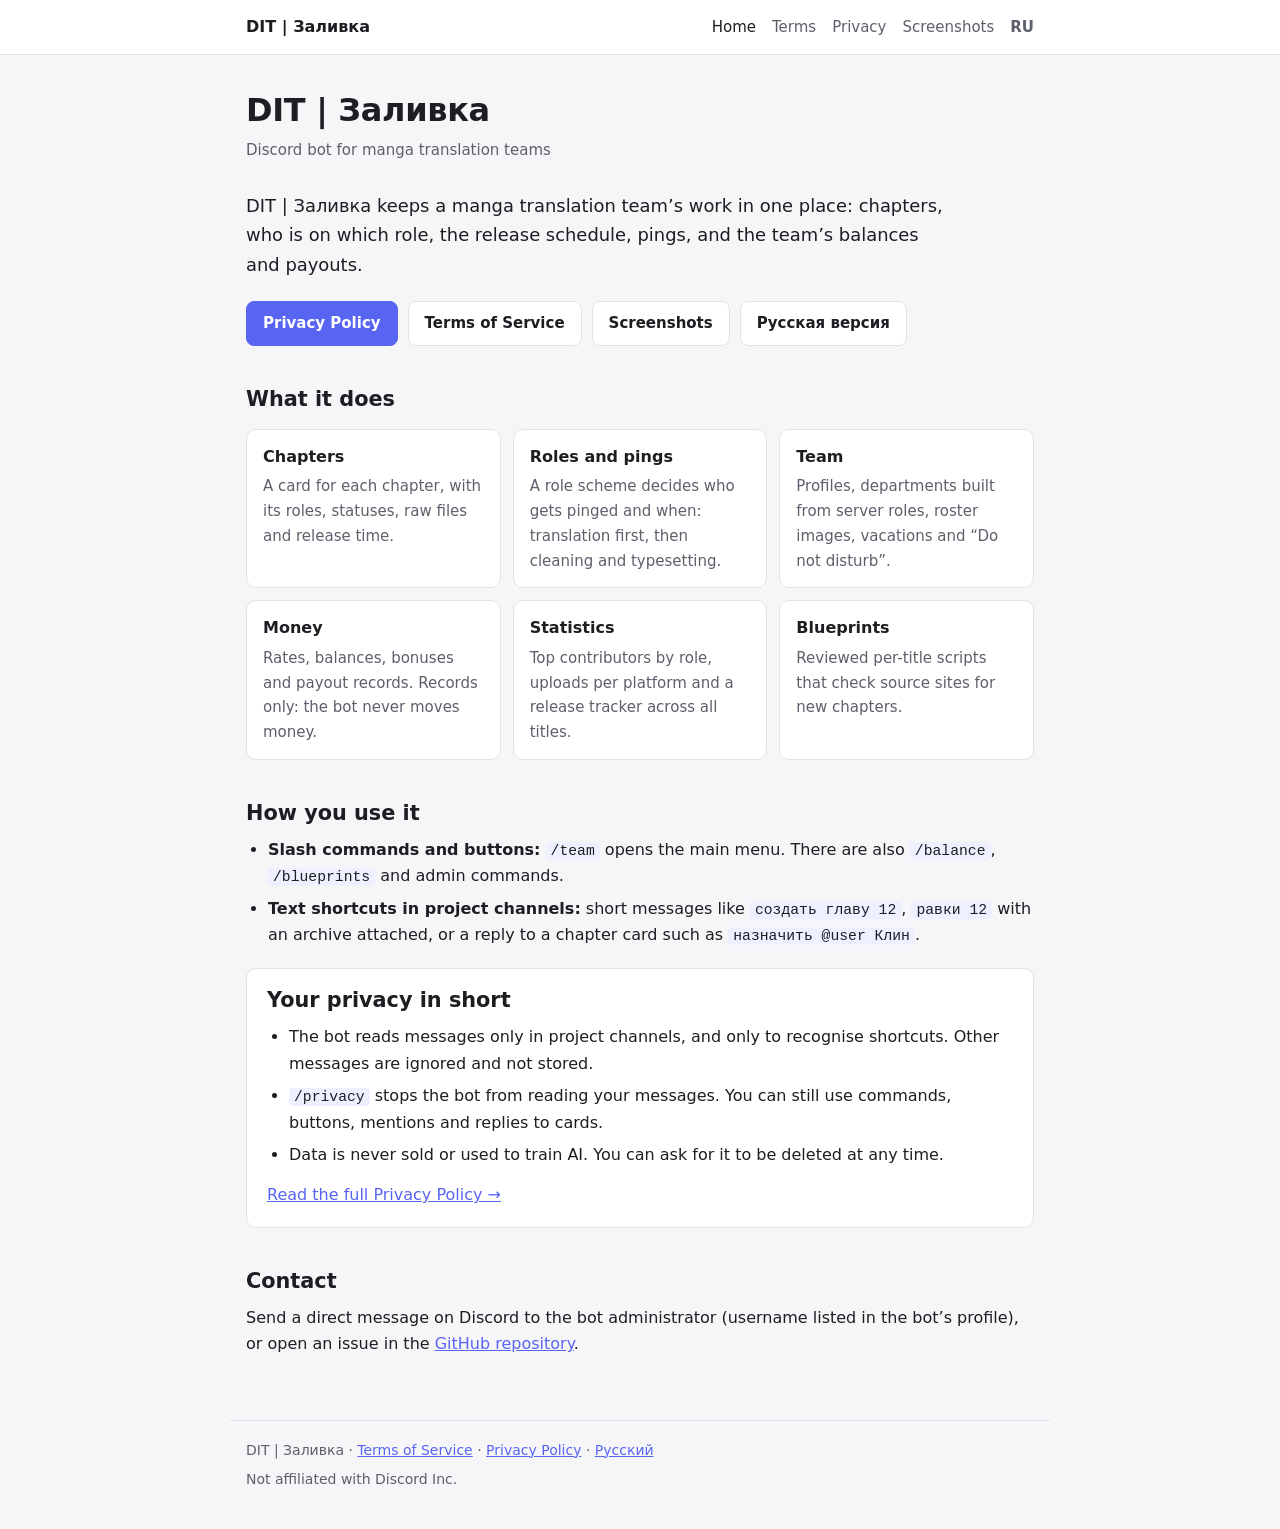
<file: index.html>
<!doctype html>
<html lang="en">
<head>
<meta charset="utf-8">
<meta name="viewport" content="width=device-width, initial-scale=1">
<title>DIT | Заливка · Discord bot</title>
<meta name="description" content="DIT | Заливка is a Discord bot for manga translation teams: chapters, roles, schedules, pings and team payouts in one place.">
<link rel="stylesheet" href="assets/style.css">
</head>
<body>
<header class="top"><div class="top-inner">
  <a class="brand" href="./">DIT | Заливка</a>
  <nav>
    <a href="./" aria-current="page">Home</a>
    <a href="terms.html">Terms</a>
    <a href="privacy.html">Privacy</a>
    <a href="screenshots.html">Screenshots</a>
    <a class="lang" href="ru/" hreflang="ru">RU</a>
  </nav>
</div></header>

<main>
<h1>DIT | Заливка</h1>
<p class="meta">Discord bot for manga translation teams</p>
<p class="lead">DIT | Заливка keeps a manga translation team’s work in one place: chapters, who is on which role, the release schedule, pings, and the team’s balances and payouts.</p>

<div class="buttons">
  <a class="btn primary" href="privacy.html">Privacy Policy</a>
  <a class="btn" href="terms.html">Terms of Service</a>
  <a class="btn" href="screenshots.html">Screenshots</a>
  <a class="btn" href="ru/" hreflang="ru">Русская версия</a>
</div>

<h2>What it does</h2>
<div class="cards">
  <div class="card"><h3>Chapters</h3><p>A card for each chapter, with its roles, statuses, raw files and release time.</p></div>
  <div class="card"><h3>Roles and pings</h3><p>A role scheme decides who gets pinged and when: translation first, then cleaning and typesetting.</p></div>
  <div class="card"><h3>Team</h3><p>Profiles, departments built from server roles, roster images, vacations and “Do not disturb”.</p></div>
  <div class="card"><h3>Money</h3><p>Rates, balances, bonuses and payout records. Records only: the bot never moves money.</p></div>
  <div class="card"><h3>Statistics</h3><p>Top contributors by role, uploads per platform and a release tracker across all titles.</p></div>
  <div class="card"><h3>Blueprints</h3><p>Reviewed per-title scripts that check source sites for new chapters.</p></div>
</div>

<h2>How you use it</h2>
<ul>
  <li><b>Slash commands and buttons:</b> <code>/team</code> opens the main menu. There are also <code>/balance</code>, <code>/blueprints</code> and admin commands.</li>
  <li><b>Text shortcuts in project channels:</b> short messages like <code>создать главу 12</code>, <code>равки 12</code> with an archive attached, or a reply to a chapter card such as <code>назначить @user Клин</code>.</li>
</ul>

<div class="box">
  <h2>Your privacy in short</h2>
  <ul>
    <li>The bot reads messages only in project channels, and only to recognise shortcuts. Other messages are ignored and not stored.</li>
    <li><code>/privacy</code> stops the bot from reading your messages. You can still use commands, buttons, mentions and replies to cards.</li>
    <li>Data is never sold or used to train AI. You can ask for it to be deleted at any time.</li>
  </ul>
  <p><a href="privacy.html">Read the full Privacy Policy →</a></p>
</div>

<h2>Contact</h2>
<p>Send a direct message on Discord to the bot administrator (username listed in the bot’s profile), or open an issue in the <a href="https://github.com/hxrmxny/dit-user-agreement/issues">GitHub repository</a>.</p>
</main>

<footer>
  <p>DIT | Заливка · <a href="terms.html">Terms of Service</a> · <a href="privacy.html">Privacy Policy</a> · <a href="ru/" hreflang="ru">Русский</a></p>
  <p>Not affiliated with Discord Inc.</p>
</footer>
</body>
</html>
</file>
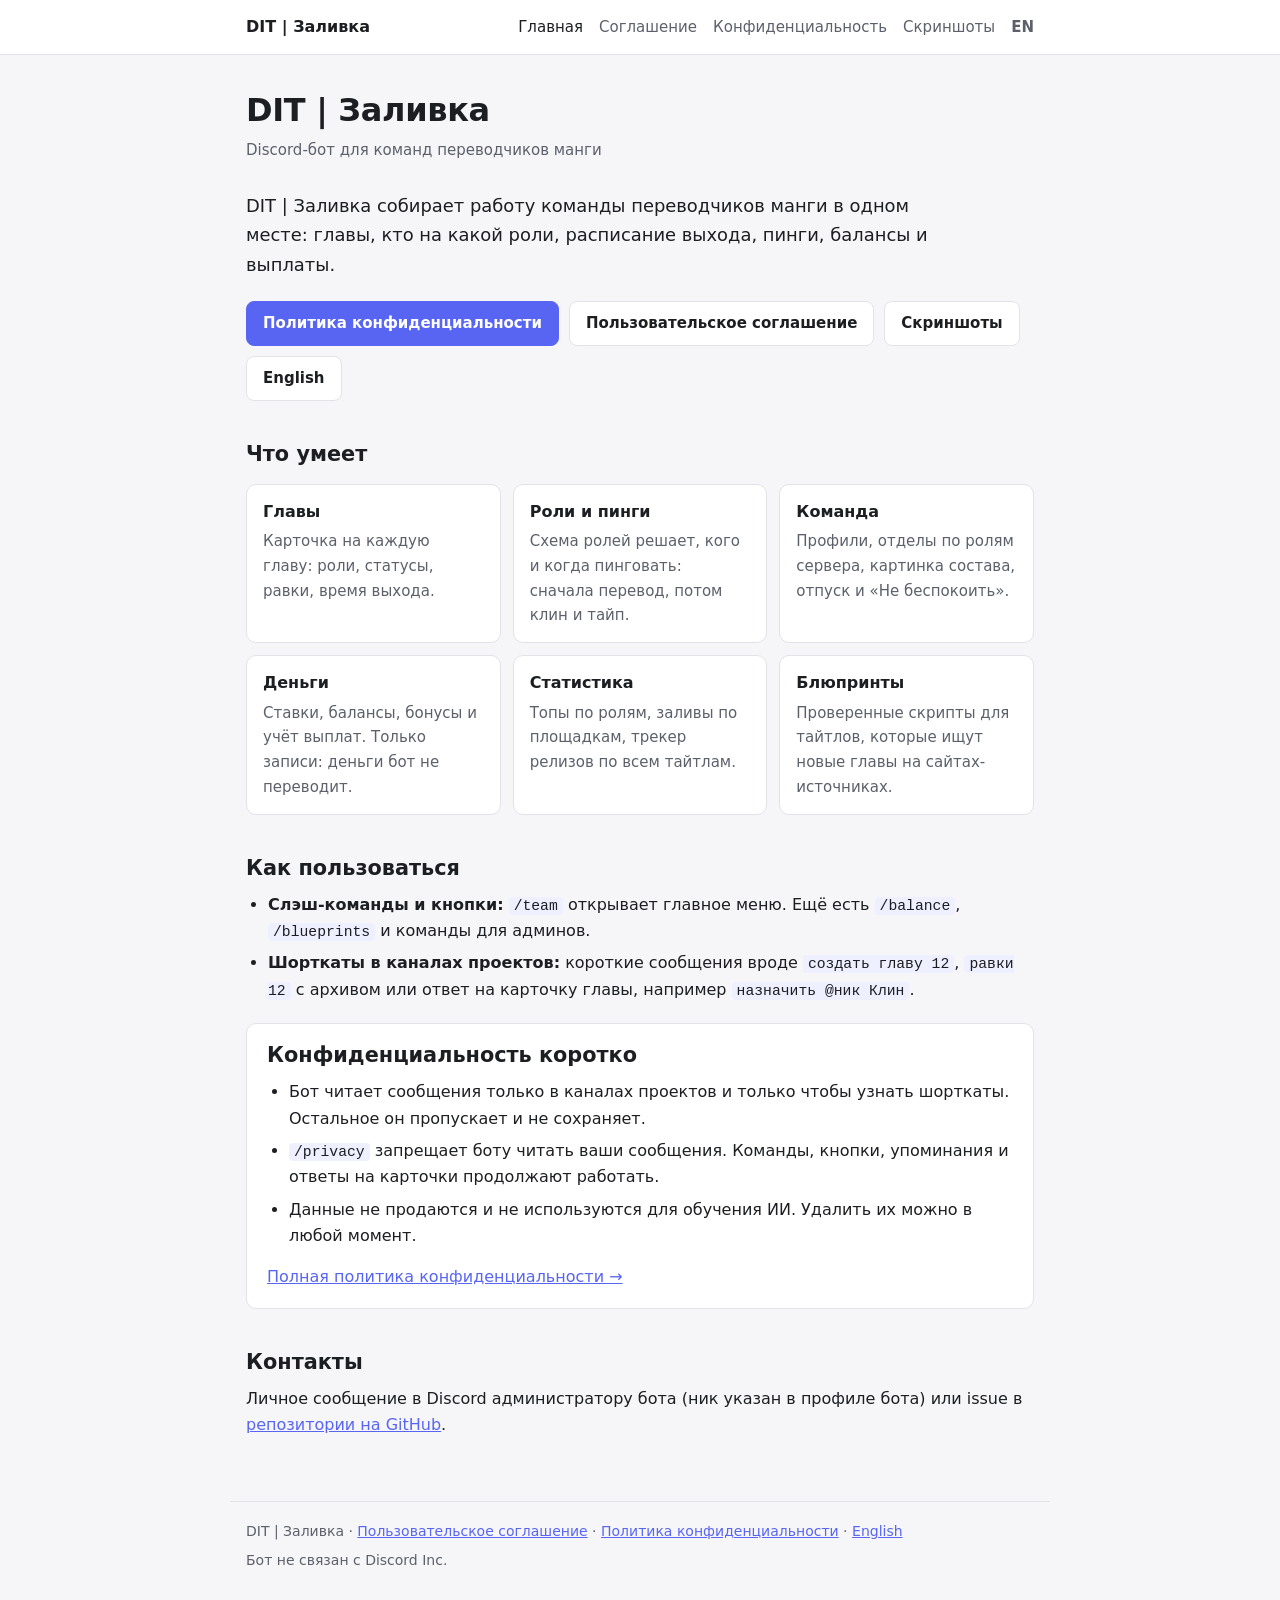
<file: ru/index.html>
<!doctype html>
<html lang="ru">
<head>
<meta charset="utf-8">
<meta name="viewport" content="width=device-width, initial-scale=1">
<title>DIT | Заливка · Discord-бот</title>
<meta name="description" content="DIT | Заливка: Discord-бот для команд переводчиков манги. Главы, роли, расписание, пинги и выплаты в одном месте.">
<link rel="stylesheet" href="../assets/style.css">
</head>
<body>
<header class="top"><div class="top-inner">
  <a class="brand" href="./">DIT | Заливка</a>
  <nav>
    <a href="./" aria-current="page">Главная</a>
    <a href="terms.html">Соглашение</a>
    <a href="privacy.html">Конфиденциальность</a>
    <a href="../screenshots.html">Скриншоты</a>
    <a class="lang" href="../" hreflang="en">EN</a>
  </nav>
</div></header>

<main>
<h1>DIT | Заливка</h1>
<p class="meta">Discord-бот для команд переводчиков манги</p>
<p class="lead">DIT | Заливка собирает работу команды переводчиков манги в одном месте: главы, кто на какой роли, расписание выхода, пинги, балансы и выплаты.</p>

<div class="buttons">
  <a class="btn primary" href="privacy.html">Политика конфиденциальности</a>
  <a class="btn" href="terms.html">Пользовательское соглашение</a>
  <a class="btn" href="../screenshots.html">Скриншоты</a>
  <a class="btn" href="../" hreflang="en">English</a>
</div>

<h2>Что умеет</h2>
<div class="cards">
  <div class="card"><h3>Главы</h3><p>Карточка на каждую главу: роли, статусы, равки, время выхода.</p></div>
  <div class="card"><h3>Роли и пинги</h3><p>Схема ролей решает, кого и когда пинговать: сначала перевод, потом клин и тайп.</p></div>
  <div class="card"><h3>Команда</h3><p>Профили, отделы по ролям сервера, картинка состава, отпуск и «Не беспокоить».</p></div>
  <div class="card"><h3>Деньги</h3><p>Ставки, балансы, бонусы и учёт выплат. Только записи: деньги бот не переводит.</p></div>
  <div class="card"><h3>Статистика</h3><p>Топы по ролям, заливы по площадкам, трекер релизов по всем тайтлам.</p></div>
  <div class="card"><h3>Блюпринты</h3><p>Проверенные скрипты для тайтлов, которые ищут новые главы на сайтах-источниках.</p></div>
</div>

<h2>Как пользоваться</h2>
<ul>
  <li><b>Слэш-команды и кнопки:</b> <code>/team</code> открывает главное меню. Ещё есть <code>/balance</code>, <code>/blueprints</code> и команды для админов.</li>
  <li><b>Шорткаты в каналах проектов:</b> короткие сообщения вроде <code>создать главу 12</code>, <code>равки 12</code> с архивом или ответ на карточку главы, например <code>назначить @ник Клин</code>.</li>
</ul>

<div class="box">
  <h2>Конфиденциальность коротко</h2>
  <ul>
    <li>Бот читает сообщения только в каналах проектов и только чтобы узнать шорткаты. Остальное он пропускает и не сохраняет.</li>
    <li><code>/privacy</code> запрещает боту читать ваши сообщения. Команды, кнопки, упоминания и ответы на карточки продолжают работать.</li>
    <li>Данные не продаются и не используются для обучения ИИ. Удалить их можно в любой момент.</li>
  </ul>
  <p><a href="privacy.html">Полная политика конфиденциальности →</a></p>
</div>

<h2>Контакты</h2>
<p>Личное сообщение в Discord администратору бота (ник указан в профиле бота) или issue в <a href="https://github.com/hxrmxny/dit-user-agreement/issues">репозитории на GitHub</a>.</p>
</main>

<footer>
  <p>DIT | Заливка · <a href="terms.html">Пользовательское соглашение</a> · <a href="privacy.html">Политика конфиденциальности</a> · <a href="../" hreflang="en">English</a></p>
  <p>Бот не связан с Discord Inc.</p>
</footer>
</body>
</html>
</file>
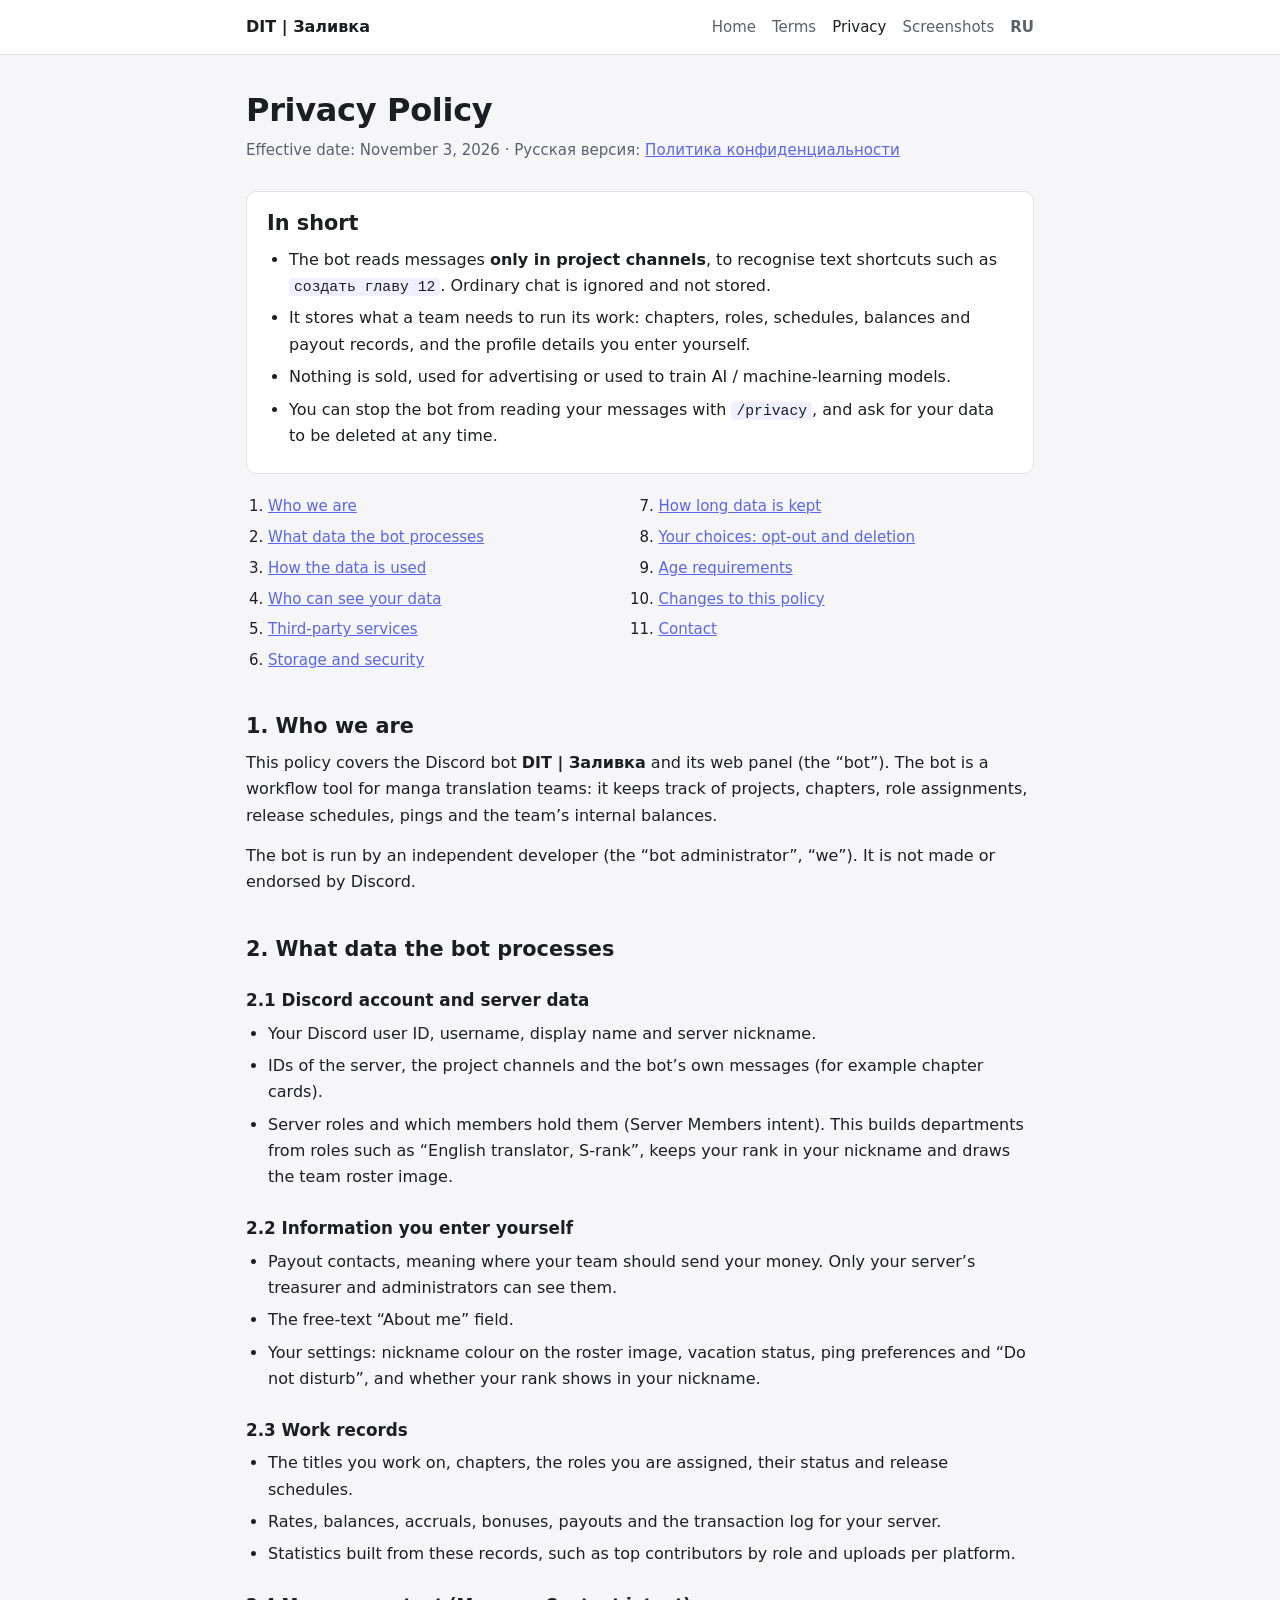
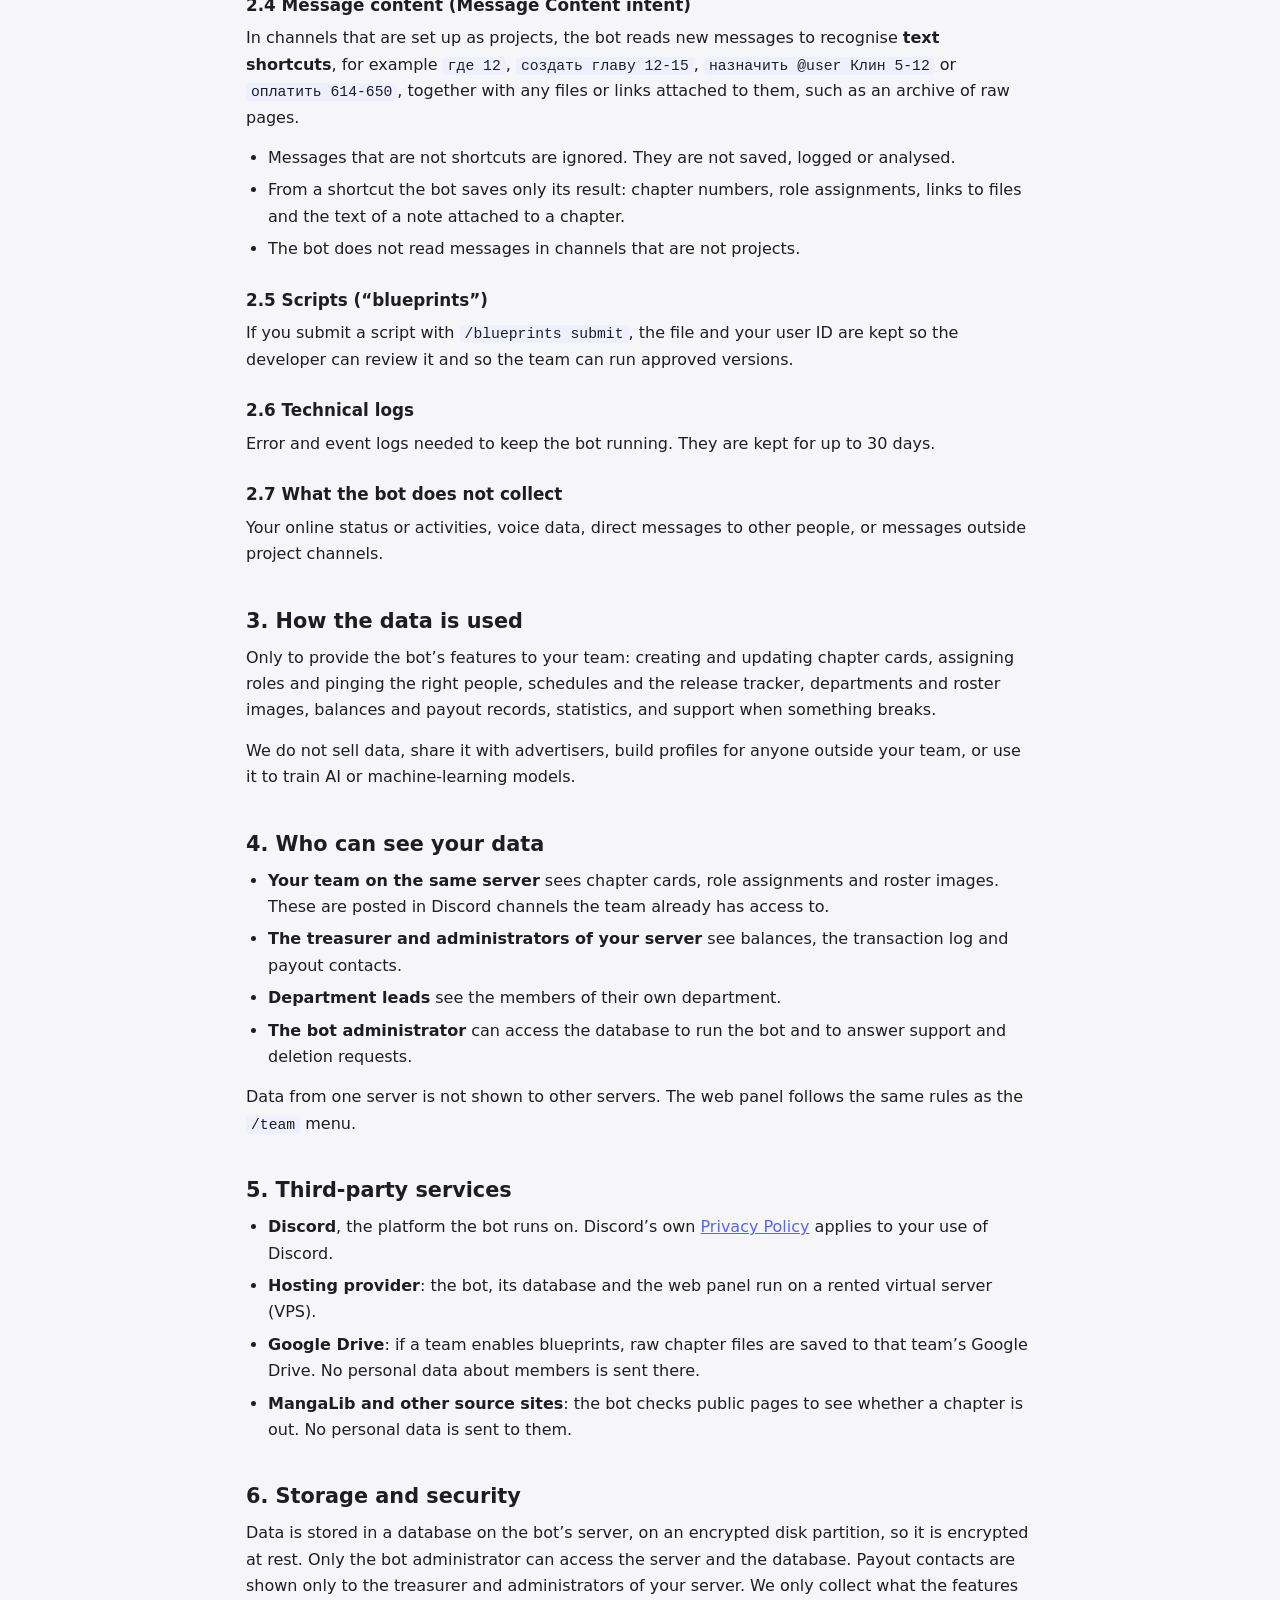
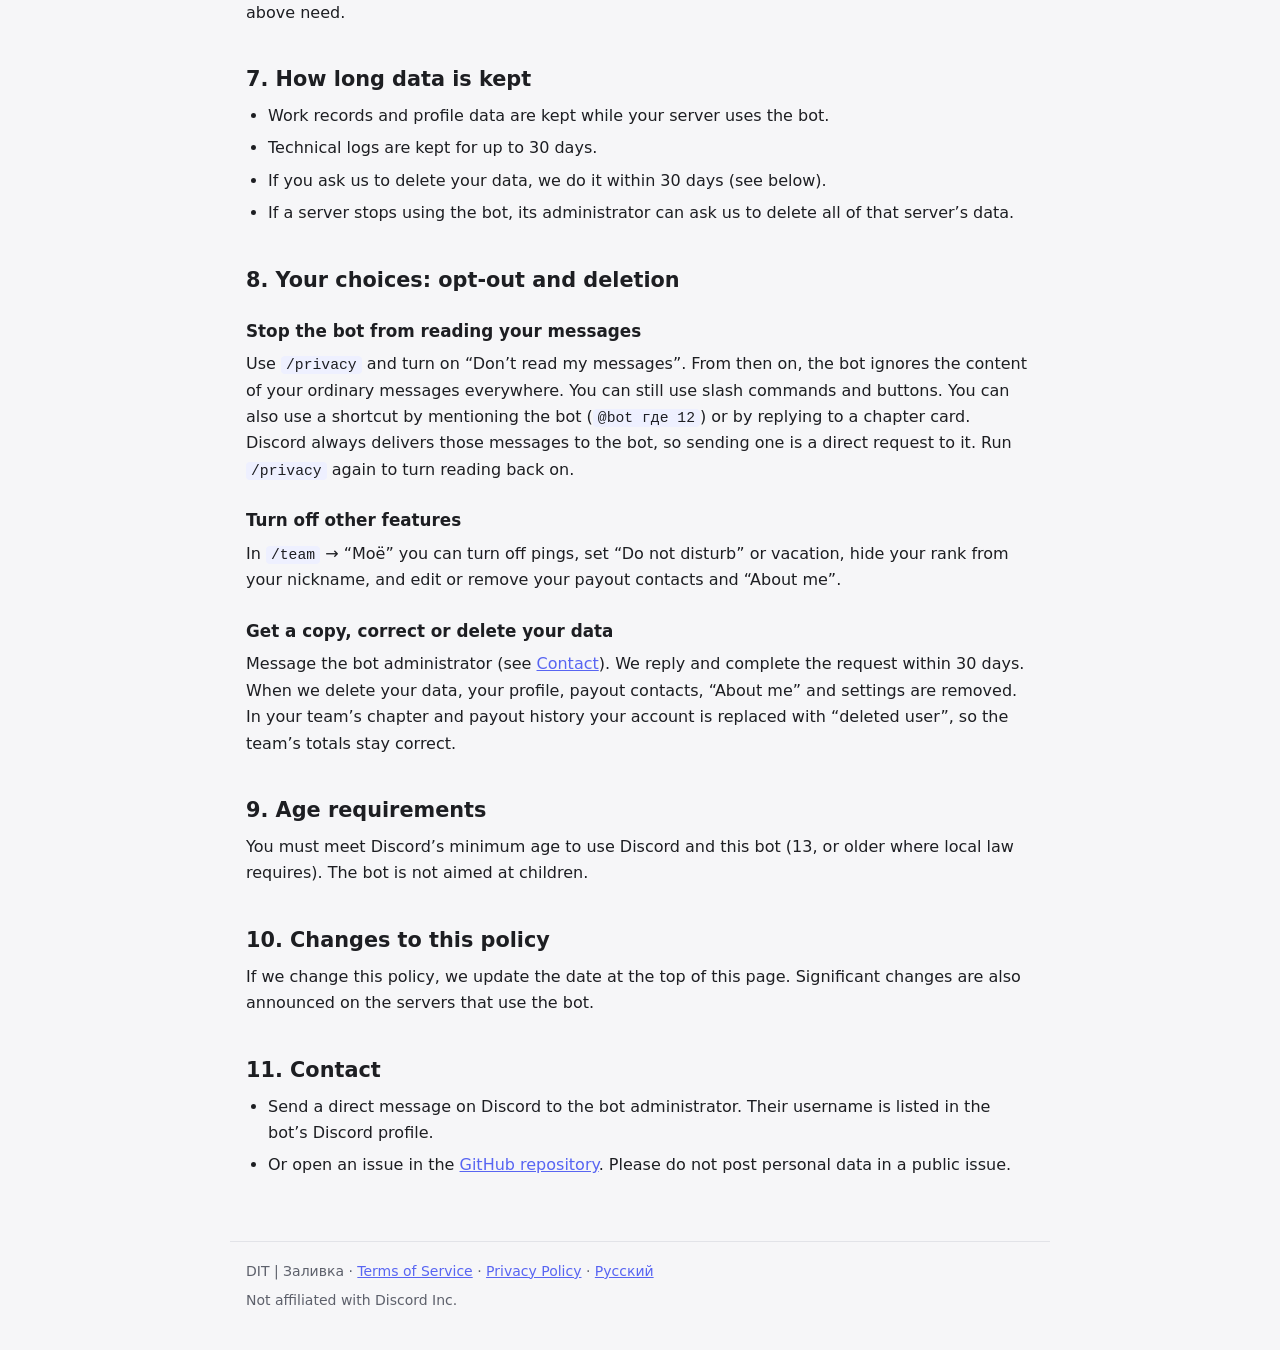
<file: privacy.html>
<!doctype html>
<html lang="en">
<head>
<meta charset="utf-8">
<meta name="viewport" content="width=device-width, initial-scale=1">
<title>Privacy Policy · DIT | Заливка</title>
<meta name="description" content="Privacy Policy of the DIT | Заливка Discord bot: what data it processes, why, and how to opt out or delete it.">
<link rel="stylesheet" href="assets/style.css">
</head>
<body>
<header class="top"><div class="top-inner">
  <a class="brand" href="./">DIT | Заливка</a>
  <nav>
    <a href="./">Home</a>
    <a href="terms.html">Terms</a>
    <a href="privacy.html" aria-current="page">Privacy</a>
    <a href="screenshots.html">Screenshots</a>
    <a class="lang" href="ru/privacy.html" hreflang="ru">RU</a>
  </nav>
</div></header>

<main>
<h1>Privacy Policy</h1>
<p class="meta">Effective date: November 3, 2026 · Русская версия: <a href="ru/privacy.html" hreflang="ru">Политика конфиденциальности</a></p>

<div class="box">
  <h2>In short</h2>
  <ul>
    <li>The bot reads messages <b>only in project channels</b>, to recognise text shortcuts such as <code>создать главу 12</code>. Ordinary chat is ignored and not stored.</li>
    <li>It stores what a team needs to run its work: chapters, roles, schedules, balances and payout records, and the profile details you enter yourself.</li>
    <li>Nothing is sold, used for advertising or used to train AI / machine-learning models.</li>
    <li>You can stop the bot from reading your messages with <code>/privacy</code>, and ask for your data to be deleted at any time.</li>
  </ul>
</div>

<ol class="toc">
  <li><a href="#who">Who we are</a></li>
  <li><a href="#collect">What data the bot processes</a></li>
  <li><a href="#use">How the data is used</a></li>
  <li><a href="#access">Who can see your data</a></li>
  <li><a href="#third">Third-party services</a></li>
  <li><a href="#storage">Storage and security</a></li>
  <li><a href="#retention">How long data is kept</a></li>
  <li><a href="#choices">Your choices: opt-out and deletion</a></li>
  <li><a href="#children">Age requirements</a></li>
  <li><a href="#changes">Changes to this policy</a></li>
  <li><a href="#contact">Contact</a></li>
</ol>

<h2 id="who">1. Who we are</h2>
<p>This policy covers the Discord bot <b>DIT | Заливка</b> and its web panel (the “bot”). The bot is a workflow tool for manga translation teams: it keeps track of projects, chapters, role assignments, release schedules, pings and the team’s internal balances.</p>
<p>The bot is run by an independent developer (the “bot administrator”, “we”). It is not made or endorsed by Discord.</p>

<h2 id="collect">2. What data the bot processes</h2>
<h3>2.1 Discord account and server data</h3>
<ul>
  <li>Your Discord user ID, username, display name and server nickname.</li>
  <li>IDs of the server, the project channels and the bot’s own messages (for example chapter cards).</li>
  <li>Server roles and which members hold them (Server Members intent). This builds departments from roles such as “English translator, S-rank”, keeps your rank in your nickname and draws the team roster image.</li>
</ul>
<h3>2.2 Information you enter yourself</h3>
<ul>
  <li>Payout contacts, meaning where your team should send your money. Only your server’s treasurer and administrators can see them.</li>
  <li>The free-text “About me” field.</li>
  <li>Your settings: nickname colour on the roster image, vacation status, ping preferences and “Do not disturb”, and whether your rank shows in your nickname.</li>
</ul>
<h3>2.3 Work records</h3>
<ul>
  <li>The titles you work on, chapters, the roles you are assigned, their status and release schedules.</li>
  <li>Rates, balances, accruals, bonuses, payouts and the transaction log for your server.</li>
  <li>Statistics built from these records, such as top contributors by role and uploads per platform.</li>
</ul>
<h3>2.4 Message content (Message Content intent)</h3>
<p>In channels that are set up as projects, the bot reads new messages to recognise <b>text shortcuts</b>, for example <code>где 12</code>, <code>создать главу 12-15</code>, <code>назначить @user Клин 5-12</code> or <code>оплатить 614-650</code>, together with any files or links attached to them, such as an archive of raw pages.</p>
<ul>
  <li>Messages that are not shortcuts are ignored. They are not saved, logged or analysed.</li>
  <li>From a shortcut the bot saves only its result: chapter numbers, role assignments, links to files and the text of a note attached to a chapter.</li>
  <li>The bot does not read messages in channels that are not projects.</li>
</ul>
<h3>2.5 Scripts (“blueprints”)</h3>
<p>If you submit a script with <code>/blueprints submit</code>, the file and your user ID are kept so the developer can review it and so the team can run approved versions.</p>
<h3>2.6 Technical logs</h3>
<p>Error and event logs needed to keep the bot running. They are kept for up to 30 days.</p>
<h3>2.7 What the bot does not collect</h3>
<p>Your online status or activities, voice data, direct messages to other people, or messages outside project channels.</p>

<h2 id="use">3. How the data is used</h2>
<p>Only to provide the bot’s features to your team: creating and updating chapter cards, assigning roles and pinging the right people, schedules and the release tracker, departments and roster images, balances and payout records, statistics, and support when something breaks.</p>
<p>We do not sell data, share it with advertisers, build profiles for anyone outside your team, or use it to train AI or machine-learning models.</p>

<h2 id="access">4. Who can see your data</h2>
<ul>
  <li><b>Your team on the same server</b> sees chapter cards, role assignments and roster images. These are posted in Discord channels the team already has access to.</li>
  <li><b>The treasurer and administrators of your server</b> see balances, the transaction log and payout contacts.</li>
  <li><b>Department leads</b> see the members of their own department.</li>
  <li><b>The bot administrator</b> can access the database to run the bot and to answer support and deletion requests.</li>
</ul>
<p>Data from one server is not shown to other servers. The web panel follows the same rules as the <code>/team</code> menu.</p>

<h2 id="third">5. Third-party services</h2>
<ul>
  <li><b>Discord</b>, the platform the bot runs on. Discord’s own <a href="https://discord.com/privacy">Privacy Policy</a> applies to your use of Discord.</li>
  <li><b>Hosting provider</b>: the bot, its database and the web panel run on a rented virtual server (VPS).</li>
  <li><b>Google Drive</b>: if a team enables blueprints, raw chapter files are saved to that team’s Google Drive. No personal data about members is sent there.</li>
  <li><b>MangaLib and other source sites</b>: the bot checks public pages to see whether a chapter is out. No personal data is sent to them.</li>
</ul>

<h2 id="storage">6. Storage and security</h2>
<p>Data is stored in a database on the bot’s server, on an encrypted disk partition, so it is encrypted at rest. Only the bot administrator can access the server and the database. Payout contacts are shown only to the treasurer and administrators of your server. We only collect what the features above need.</p>

<h2 id="retention">7. How long data is kept</h2>
<ul>
  <li>Work records and profile data are kept while your server uses the bot.</li>
  <li>Technical logs are kept for up to 30 days.</li>
  <li>If you ask us to delete your data, we do it within 30 days (see below).</li>
  <li>If a server stops using the bot, its administrator can ask us to delete all of that server’s data.</li>
</ul>

<h2 id="choices">8. Your choices: opt-out and deletion</h2>
<h3>Stop the bot from reading your messages</h3>
<p>Use <code>/privacy</code> and turn on “Don’t read my messages”. From then on, the bot ignores the content of your ordinary messages everywhere. You can still use slash commands and buttons. You can also use a shortcut by mentioning the bot (<code>@bot где 12</code>) or by replying to a chapter card. Discord always delivers those messages to the bot, so sending one is a direct request to it. Run <code>/privacy</code> again to turn reading back on.</p>
<h3>Turn off other features</h3>
<p>In <code>/team</code> → “Моё” you can turn off pings, set “Do not disturb” or vacation, hide your rank from your nickname, and edit or remove your payout contacts and “About me”.</p>
<h3>Get a copy, correct or delete your data</h3>
<p>Message the bot administrator (see <a href="#contact">Contact</a>). We reply and complete the request within 30 days. When we delete your data, your profile, payout contacts, “About me” and settings are removed. In your team’s chapter and payout history your account is replaced with “deleted user”, so the team’s totals stay correct.</p>

<h2 id="children">9. Age requirements</h2>
<p>You must meet Discord’s minimum age to use Discord and this bot (13, or older where local law requires). The bot is not aimed at children.</p>

<h2 id="changes">10. Changes to this policy</h2>
<p>If we change this policy, we update the date at the top of this page. Significant changes are also announced on the servers that use the bot.</p>

<h2 id="contact">11. Contact</h2>
<ul>
  <li>Send a direct message on Discord to the bot administrator. Their username is listed in the bot’s Discord profile.</li>
  <li>Or open an issue in the <a href="https://github.com/hxrmxny/dit-user-agreement/issues">GitHub repository</a>. Please do not post personal data in a public issue.</li>
</ul>
</main>

<footer>
  <p>DIT | Заливка · <a href="terms.html">Terms of Service</a> · <a href="privacy.html">Privacy Policy</a> · <a href="ru/privacy.html" hreflang="ru">Русский</a></p>
  <p>Not affiliated with Discord Inc.</p>
</footer>
</body>
</html>
</file>
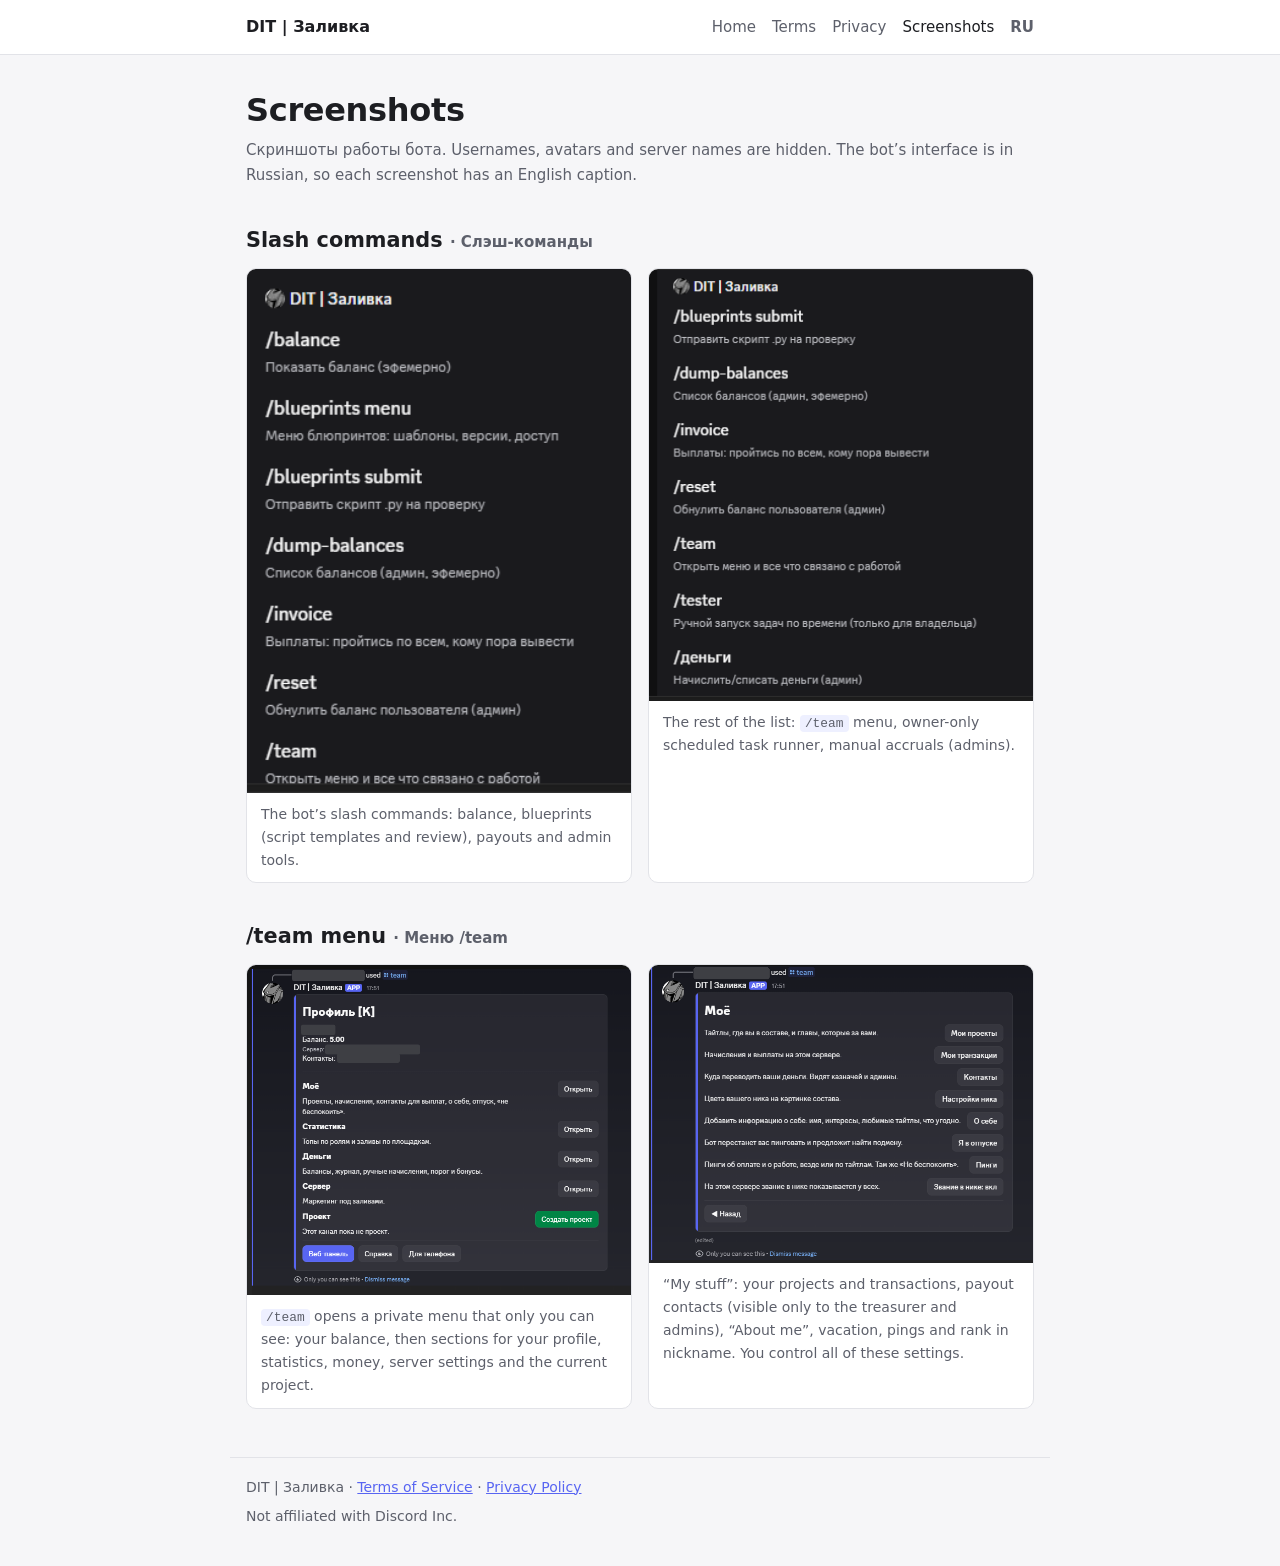
<file: screenshots.html>
<!doctype html>
<html lang="en">
<head>
<meta charset="utf-8">
<meta name="viewport" content="width=device-width, initial-scale=1">
<title>Screenshots · DIT | Заливка</title>
<meta name="description" content="Screenshots of the DIT | Заливка Discord bot in use. Usernames, avatars and server names are hidden.">
<link rel="stylesheet" href="assets/style.css">
</head>
<body>
<header class="top"><div class="top-inner">
  <a class="brand" href="./">DIT | Заливка</a>
  <nav>
    <a href="./">Home</a>
    <a href="terms.html">Terms</a>
    <a href="privacy.html">Privacy</a>
    <a href="screenshots.html" aria-current="page">Screenshots</a>
    <a class="lang" href="ru/" hreflang="ru">RU</a>
  </nav>
</div></header>

<main>
<h1>Screenshots</h1>
<p class="meta">Скриншоты работы бота. Usernames, avatars and server names are hidden. The bot’s interface is in Russian, so each screenshot has an English caption.</p>

<h2 id="slash-commands">Slash commands <span class="meta">· Слэш-команды</span></h2>
<div class="shots">
  <figure>
    <a href="img/commands-1.png"><img src="img/commands-1.png" width="314" height="428" alt="List of the bot's slash commands: /balance, /blueprints menu, /blueprints submit, /dump-balances, /invoice, /reset, /team" loading="lazy"></a>
    <figcaption>The bot’s slash commands: balance, blueprints (script templates and review), payouts and admin tools.</figcaption>
  </figure>
  <figure>
    <a href="img/commands-2.png"><img src="img/commands-2.png" width="379" height="426" alt="Rest of the slash commands: /team, /tester, /деньги" loading="lazy"></a>
    <figcaption>The rest of the list: <code>/team</code> menu, owner-only scheduled task runner, manual accruals (admins).</figcaption>
  </figure>
</div>

<h2 id="team-menu">/team menu <span class="meta">· Меню /team</span></h2>
<div class="shots">
  <figure>
    <a href="img/team-profile.png"><img src="img/team-profile.png" width="734" height="631" alt="/team profile: balance, contacts hidden, sections My stuff, Statistics, Money, Server, Project; buttons Web panel, Help, Mobile" loading="lazy"></a>
    <figcaption><code>/team</code> opens a private menu that only you can see: your balance, then sections for your profile, statistics, money, server settings and the current project.</figcaption>
  </figure>
  <figure>
    <a href="img/team-my.png"><img src="img/team-my.png" width="700" height="543" alt="My stuff section: my projects, my transactions, payout contacts, nickname settings, about me, vacation, pings, rank in nickname" loading="lazy"></a>
    <figcaption>“My stuff”: your projects and transactions, payout contacts (visible only to the treasurer and admins), “About me”, vacation, pings and rank in nickname. You control all of these settings.</figcaption>
  </figure>
</div>
</main>

<footer>
  <p>DIT | Заливка · <a href="terms.html">Terms of Service</a> · <a href="privacy.html">Privacy Policy</a></p>
  <p>Not affiliated with Discord Inc.</p>
</footer>
</body>
</html>
</file>
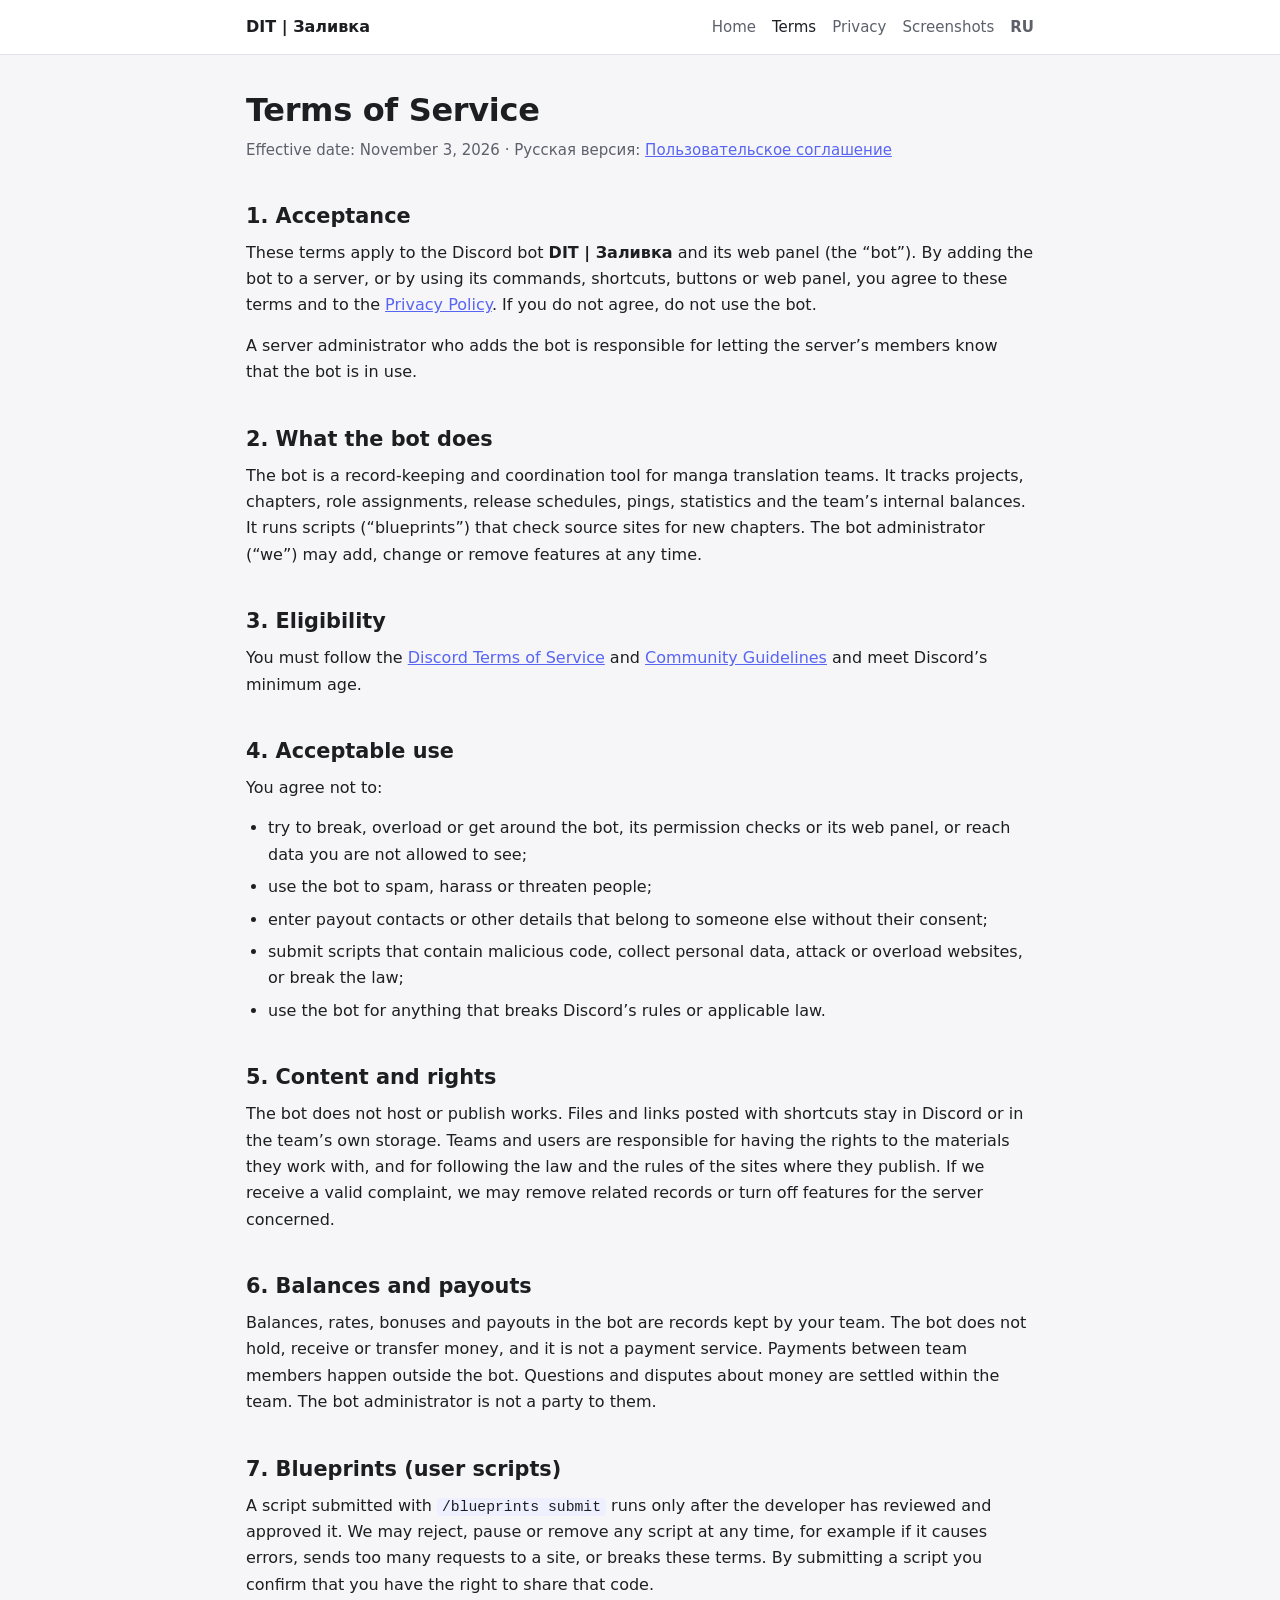
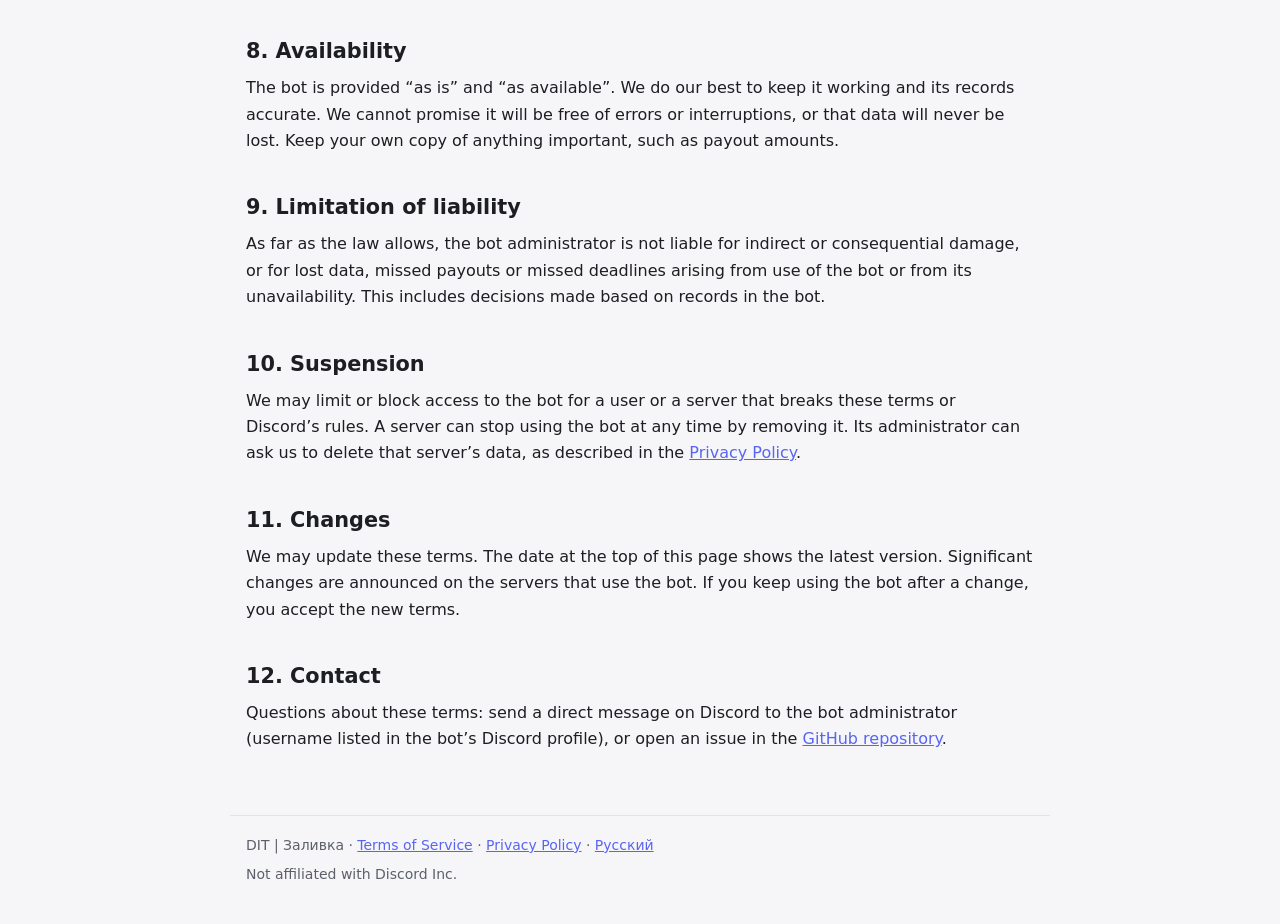
<file: terms.html>
<!doctype html>
<html lang="en">
<head>
<meta charset="utf-8">
<meta name="viewport" content="width=device-width, initial-scale=1">
<title>Terms of Service · DIT | Заливка</title>
<meta name="description" content="Terms of Service of the DIT | Заливка Discord bot.">
<link rel="stylesheet" href="assets/style.css">
</head>
<body>
<header class="top"><div class="top-inner">
  <a class="brand" href="./">DIT | Заливка</a>
  <nav>
    <a href="./">Home</a>
    <a href="terms.html" aria-current="page">Terms</a>
    <a href="privacy.html">Privacy</a>
    <a href="screenshots.html">Screenshots</a>
    <a class="lang" href="ru/terms.html" hreflang="ru">RU</a>
  </nav>
</div></header>

<main>
<h1>Terms of Service</h1>
<p class="meta">Effective date: November 3, 2026 · Русская версия: <a href="ru/terms.html" hreflang="ru">Пользовательское соглашение</a></p>

<h2>1. Acceptance</h2>
<p>These terms apply to the Discord bot <b>DIT | Заливка</b> and its web panel (the “bot”). By adding the bot to a server, or by using its commands, shortcuts, buttons or web panel, you agree to these terms and to the <a href="privacy.html">Privacy Policy</a>. If you do not agree, do not use the bot.</p>
<p>A server administrator who adds the bot is responsible for letting the server’s members know that the bot is in use.</p>

<h2>2. What the bot does</h2>
<p>The bot is a record-keeping and coordination tool for manga translation teams. It tracks projects, chapters, role assignments, release schedules, pings, statistics and the team’s internal balances. It runs scripts (“blueprints”) that check source sites for new chapters. The bot administrator (“we”) may add, change or remove features at any time.</p>

<h2>3. Eligibility</h2>
<p>You must follow the <a href="https://discord.com/terms">Discord Terms of Service</a> and <a href="https://discord.com/guidelines">Community Guidelines</a> and meet Discord’s minimum age.</p>

<h2>4. Acceptable use</h2>
<p>You agree not to:</p>
<ul>
  <li>try to break, overload or get around the bot, its permission checks or its web panel, or reach data you are not allowed to see;</li>
  <li>use the bot to spam, harass or threaten people;</li>
  <li>enter payout contacts or other details that belong to someone else without their consent;</li>
  <li>submit scripts that contain malicious code, collect personal data, attack or overload websites, or break the law;</li>
  <li>use the bot for anything that breaks Discord’s rules or applicable law.</li>
</ul>

<h2>5. Content and rights</h2>
<p>The bot does not host or publish works. Files and links posted with shortcuts stay in Discord or in the team’s own storage. Teams and users are responsible for having the rights to the materials they work with, and for following the law and the rules of the sites where they publish. If we receive a valid complaint, we may remove related records or turn off features for the server concerned.</p>

<h2>6. Balances and payouts</h2>
<p>Balances, rates, bonuses and payouts in the bot are records kept by your team. The bot does not hold, receive or transfer money, and it is not a payment service. Payments between team members happen outside the bot. Questions and disputes about money are settled within the team. The bot administrator is not a party to them.</p>

<h2>7. Blueprints (user scripts)</h2>
<p>A script submitted with <code>/blueprints submit</code> runs only after the developer has reviewed and approved it. We may reject, pause or remove any script at any time, for example if it causes errors, sends too many requests to a site, or breaks these terms. By submitting a script you confirm that you have the right to share that code.</p>

<h2>8. Availability</h2>
<p>The bot is provided “as is” and “as available”. We do our best to keep it working and its records accurate. We cannot promise it will be free of errors or interruptions, or that data will never be lost. Keep your own copy of anything important, such as payout amounts.</p>

<h2>9. Limitation of liability</h2>
<p>As far as the law allows, the bot administrator is not liable for indirect or consequential damage, or for lost data, missed payouts or missed deadlines arising from use of the bot or from its unavailability. This includes decisions made based on records in the bot.</p>

<h2>10. Suspension</h2>
<p>We may limit or block access to the bot for a user or a server that breaks these terms or Discord’s rules. A server can stop using the bot at any time by removing it. Its administrator can ask us to delete that server’s data, as described in the <a href="privacy.html#retention">Privacy Policy</a>.</p>

<h2>11. Changes</h2>
<p>We may update these terms. The date at the top of this page shows the latest version. Significant changes are announced on the servers that use the bot. If you keep using the bot after a change, you accept the new terms.</p>

<h2>12. Contact</h2>
<p>Questions about these terms: send a direct message on Discord to the bot administrator (username listed in the bot’s Discord profile), or open an issue in the <a href="https://github.com/hxrmxny/dit-user-agreement/issues">GitHub repository</a>.</p>
</main>

<footer>
  <p>DIT | Заливка · <a href="terms.html">Terms of Service</a> · <a href="privacy.html">Privacy Policy</a> · <a href="ru/terms.html" hreflang="ru">Русский</a></p>
  <p>Not affiliated with Discord Inc.</p>
</footer>
</body>
</html>
</file>
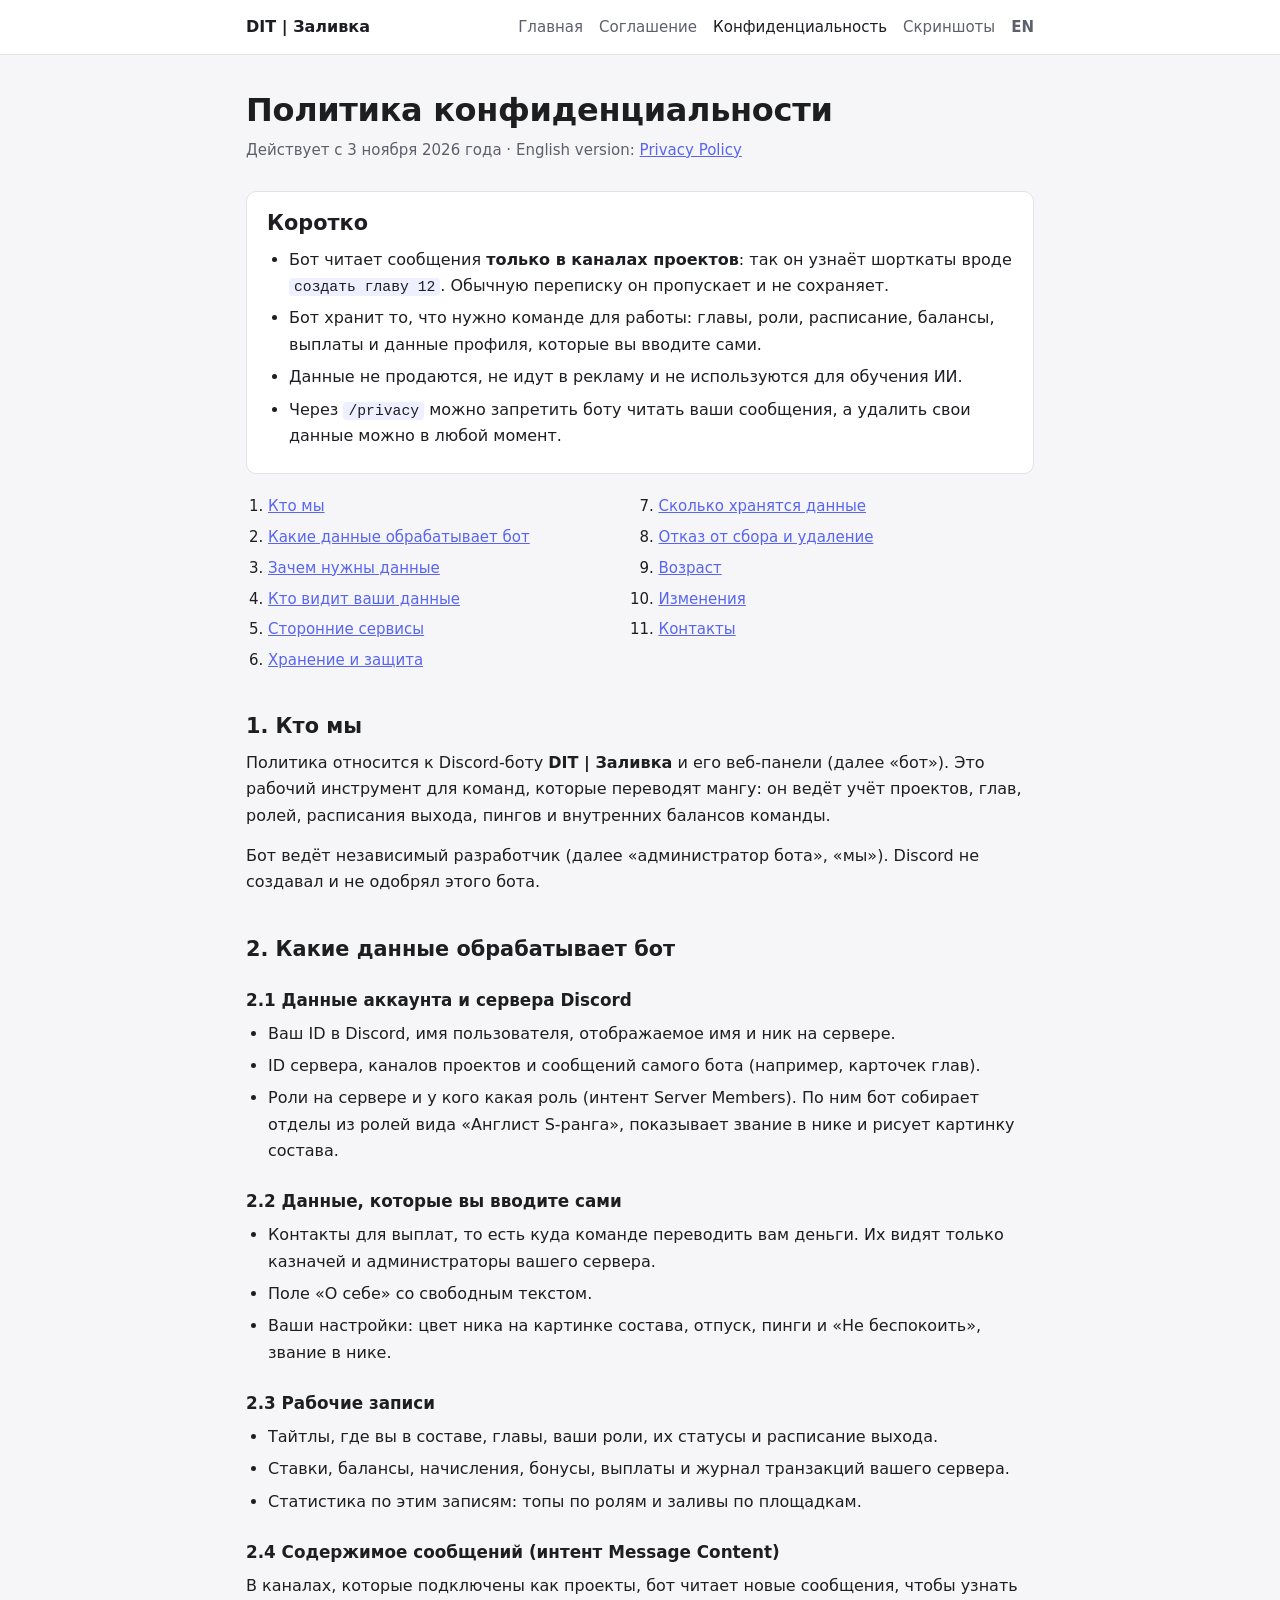
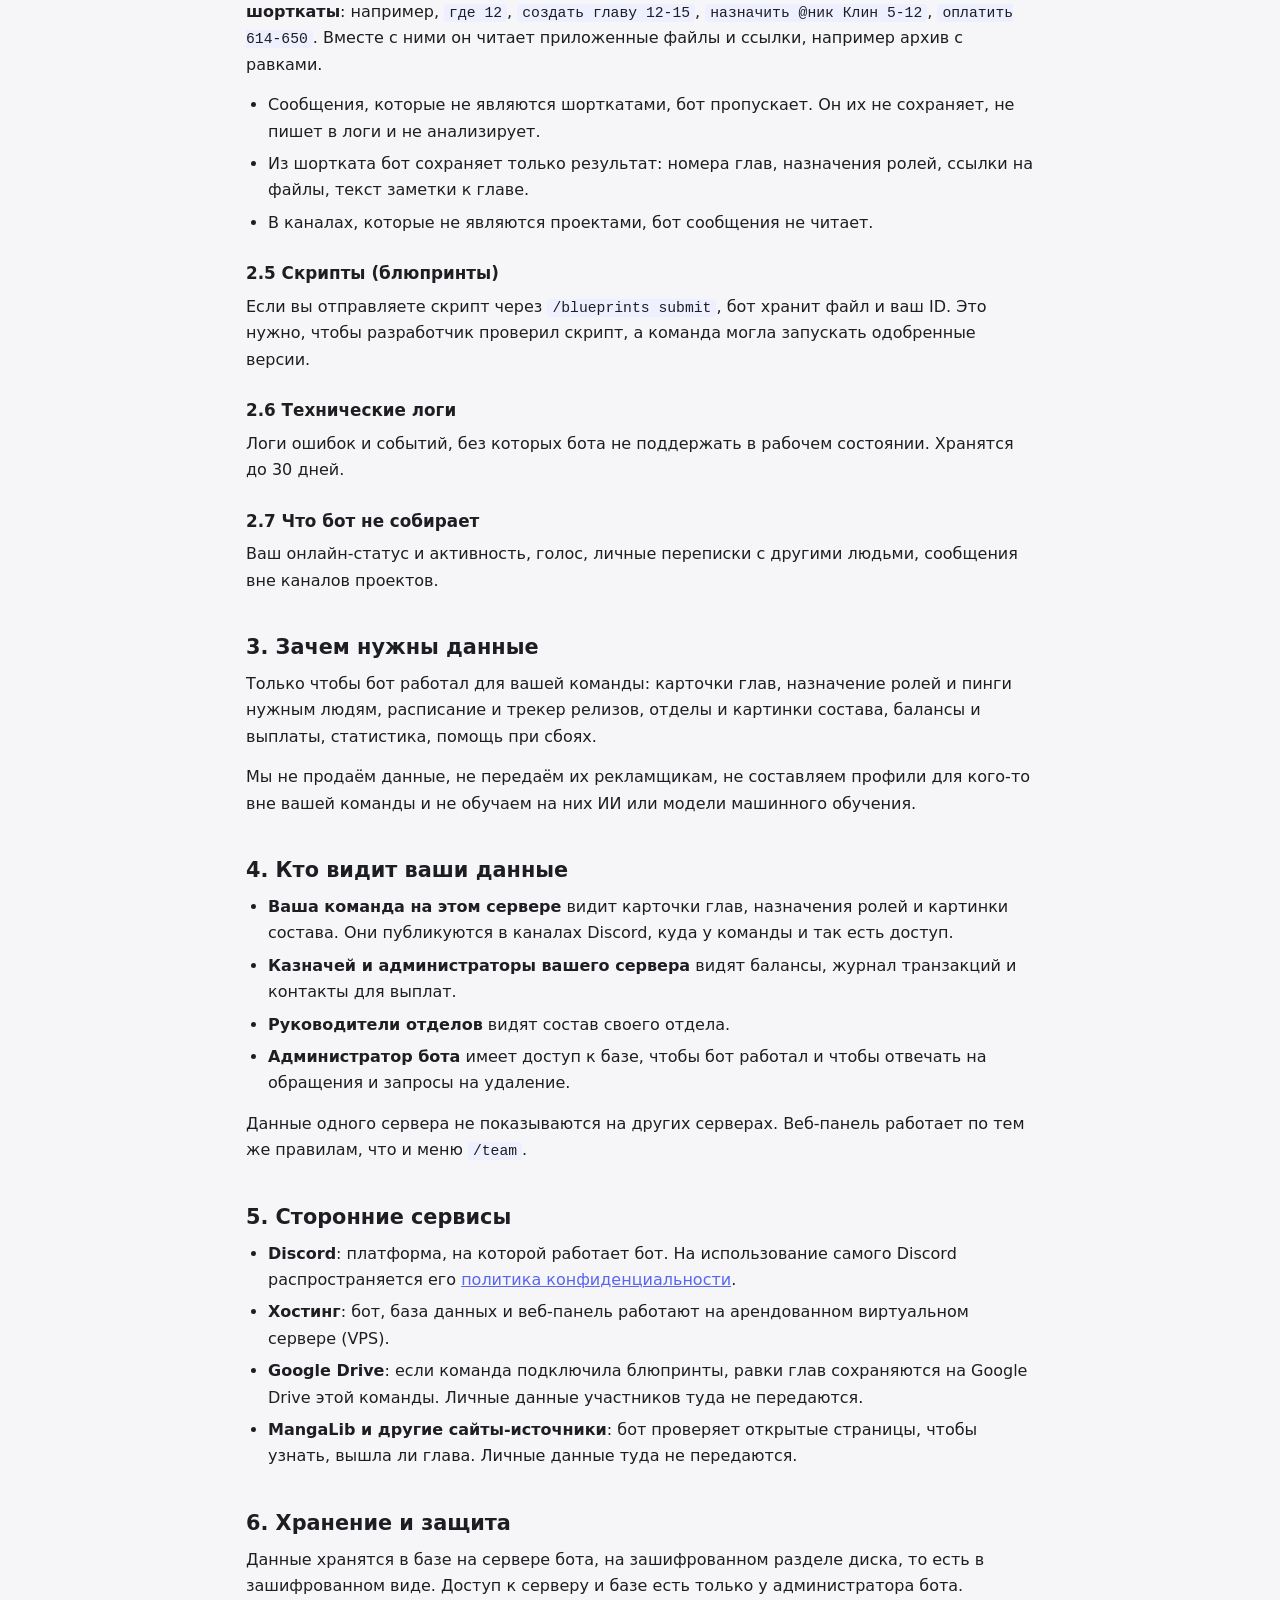
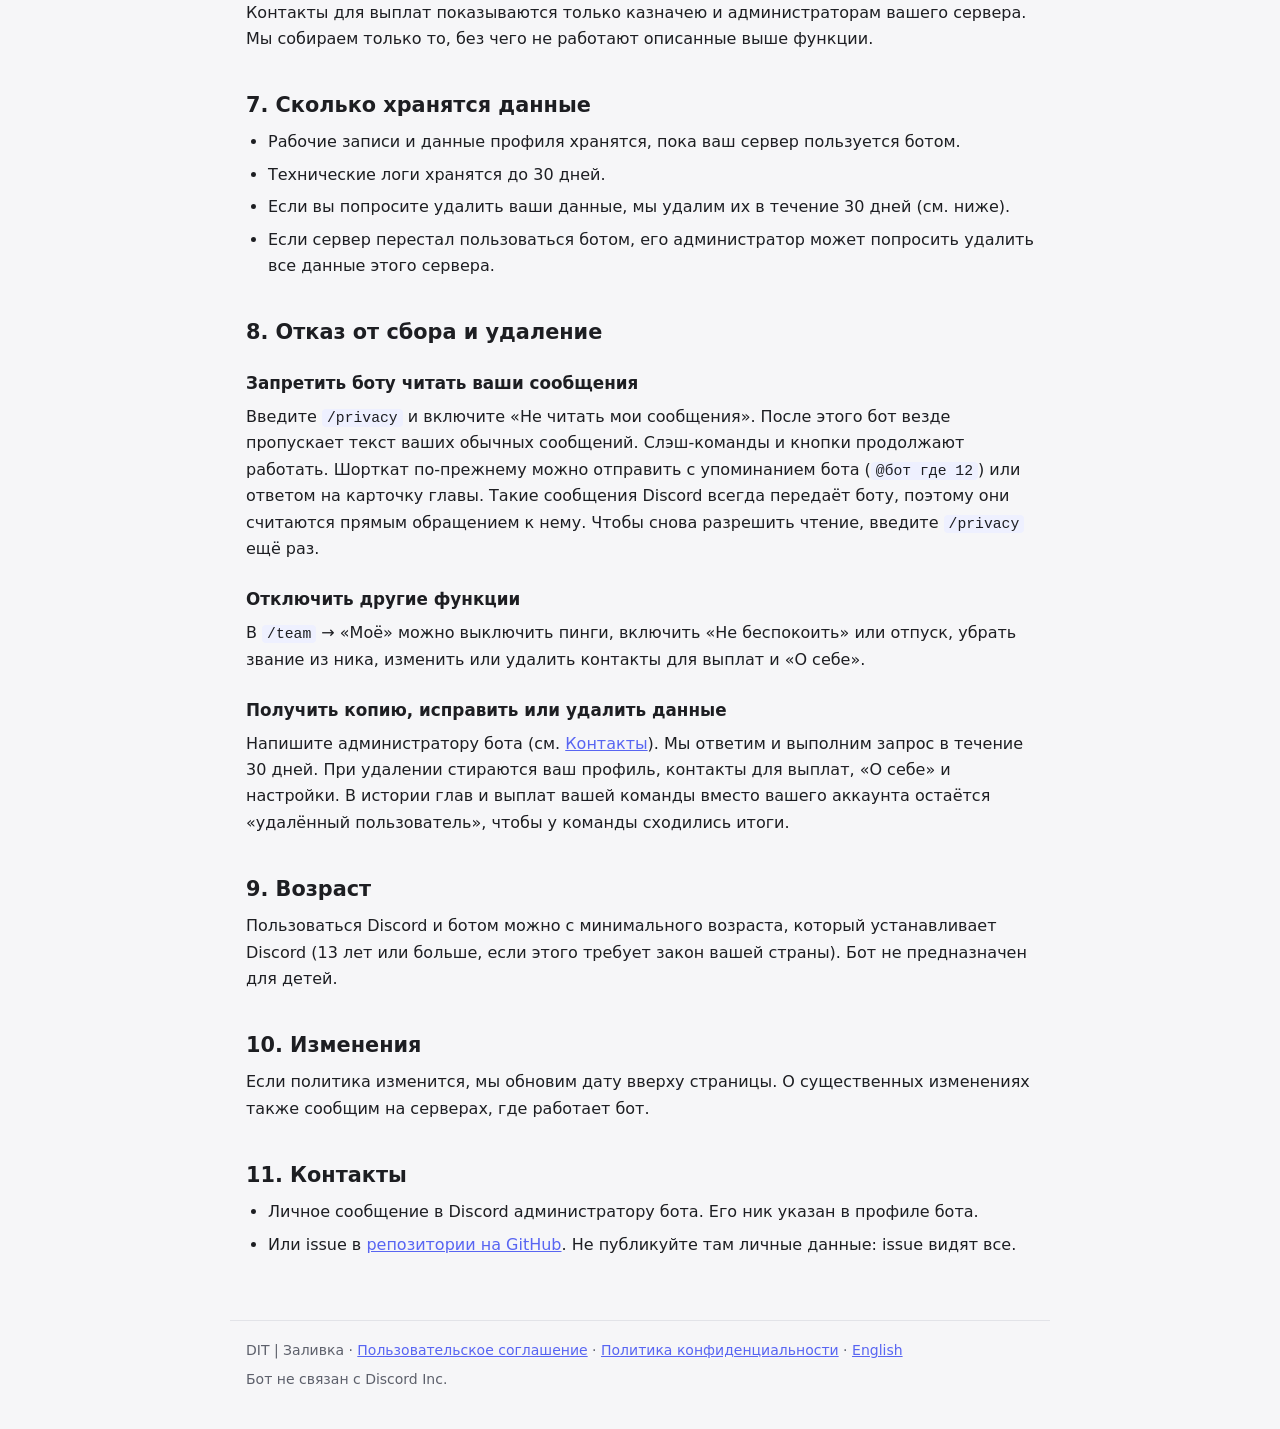
<file: ru/privacy.html>
<!doctype html>
<html lang="ru">
<head>
<meta charset="utf-8">
<meta name="viewport" content="width=device-width, initial-scale=1">
<title>Политика конфиденциальности · DIT | Заливка</title>
<meta name="description" content="Политика конфиденциальности Discord-бота DIT | Заливка: какие данные он обрабатывает, зачем и как от этого отказаться.">
<link rel="stylesheet" href="../assets/style.css">
</head>
<body>
<header class="top"><div class="top-inner">
  <a class="brand" href="./">DIT | Заливка</a>
  <nav>
    <a href="./">Главная</a>
    <a href="terms.html">Соглашение</a>
    <a href="privacy.html" aria-current="page">Конфиденциальность</a>
    <a href="../screenshots.html">Скриншоты</a>
    <a class="lang" href="../privacy.html" hreflang="en">EN</a>
  </nav>
</div></header>

<main>
<h1>Политика конфиденциальности</h1>
<p class="meta">Действует с 3 ноября 2026 года · English version: <a href="../privacy.html" hreflang="en">Privacy Policy</a></p>

<div class="box">
  <h2>Коротко</h2>
  <ul>
    <li>Бот читает сообщения <b>только в каналах проектов</b>: так он узнаёт шорткаты вроде <code>создать главу 12</code>. Обычную переписку он пропускает и не сохраняет.</li>
    <li>Бот хранит то, что нужно команде для работы: главы, роли, расписание, балансы, выплаты и данные профиля, которые вы вводите сами.</li>
    <li>Данные не продаются, не идут в рекламу и не используются для обучения ИИ.</li>
    <li>Через <code>/privacy</code> можно запретить боту читать ваши сообщения, а удалить свои данные можно в любой момент.</li>
  </ul>
</div>

<ol class="toc">
  <li><a href="#who">Кто мы</a></li>
  <li><a href="#collect">Какие данные обрабатывает бот</a></li>
  <li><a href="#use">Зачем нужны данные</a></li>
  <li><a href="#access">Кто видит ваши данные</a></li>
  <li><a href="#third">Сторонние сервисы</a></li>
  <li><a href="#storage">Хранение и защита</a></li>
  <li><a href="#retention">Сколько хранятся данные</a></li>
  <li><a href="#choices">Отказ от сбора и удаление</a></li>
  <li><a href="#children">Возраст</a></li>
  <li><a href="#changes">Изменения</a></li>
  <li><a href="#contact">Контакты</a></li>
</ol>

<h2 id="who">1. Кто мы</h2>
<p>Политика относится к Discord-боту <b>DIT | Заливка</b> и его веб-панели (далее «бот»). Это рабочий инструмент для команд, которые переводят мангу: он ведёт учёт проектов, глав, ролей, расписания выхода, пингов и внутренних балансов команды.</p>
<p>Бот ведёт независимый разработчик (далее «администратор бота», «мы»). Discord не создавал и не одобрял этого бота.</p>

<h2 id="collect">2. Какие данные обрабатывает бот</h2>
<h3>2.1 Данные аккаунта и сервера Discord</h3>
<ul>
  <li>Ваш ID в Discord, имя пользователя, отображаемое имя и ник на сервере.</li>
  <li>ID сервера, каналов проектов и сообщений самого бота (например, карточек глав).</li>
  <li>Роли на сервере и у кого какая роль (интент Server Members). По ним бот собирает отделы из ролей вида «Англист S-ранга», показывает звание в нике и рисует картинку состава.</li>
</ul>
<h3>2.2 Данные, которые вы вводите сами</h3>
<ul>
  <li>Контакты для выплат, то есть куда команде переводить вам деньги. Их видят только казначей и администраторы вашего сервера.</li>
  <li>Поле «О себе» со свободным текстом.</li>
  <li>Ваши настройки: цвет ника на картинке состава, отпуск, пинги и «Не беспокоить», звание в нике.</li>
</ul>
<h3>2.3 Рабочие записи</h3>
<ul>
  <li>Тайтлы, где вы в составе, главы, ваши роли, их статусы и расписание выхода.</li>
  <li>Ставки, балансы, начисления, бонусы, выплаты и журнал транзакций вашего сервера.</li>
  <li>Статистика по этим записям: топы по ролям и заливы по площадкам.</li>
</ul>
<h3>2.4 Содержимое сообщений (интент Message Content)</h3>
<p>В каналах, которые подключены как проекты, бот читает новые сообщения, чтобы узнать <b>шорткаты</b>: например, <code>где 12</code>, <code>создать главу 12-15</code>, <code>назначить @ник Клин 5-12</code>, <code>оплатить 614-650</code>. Вместе с ними он читает приложенные файлы и ссылки, например архив с равками.</p>
<ul>
  <li>Сообщения, которые не являются шорткатами, бот пропускает. Он их не сохраняет, не пишет в логи и не анализирует.</li>
  <li>Из шортката бот сохраняет только результат: номера глав, назначения ролей, ссылки на файлы, текст заметки к главе.</li>
  <li>В каналах, которые не являются проектами, бот сообщения не читает.</li>
</ul>
<h3>2.5 Скрипты (блюпринты)</h3>
<p>Если вы отправляете скрипт через <code>/blueprints submit</code>, бот хранит файл и ваш ID. Это нужно, чтобы разработчик проверил скрипт, а команда могла запускать одобренные версии.</p>
<h3>2.6 Технические логи</h3>
<p>Логи ошибок и событий, без которых бота не поддержать в рабочем состоянии. Хранятся до 30 дней.</p>
<h3>2.7 Что бот не собирает</h3>
<p>Ваш онлайн-статус и активность, голос, личные переписки с другими людьми, сообщения вне каналов проектов.</p>

<h2 id="use">3. Зачем нужны данные</h2>
<p>Только чтобы бот работал для вашей команды: карточки глав, назначение ролей и пинги нужным людям, расписание и трекер релизов, отделы и картинки состава, балансы и выплаты, статистика, помощь при сбоях.</p>
<p>Мы не продаём данные, не передаём их рекламщикам, не составляем профили для кого-то вне вашей команды и не обучаем на них ИИ или модели машинного обучения.</p>

<h2 id="access">4. Кто видит ваши данные</h2>
<ul>
  <li><b>Ваша команда на этом сервере</b> видит карточки глав, назначения ролей и картинки состава. Они публикуются в каналах Discord, куда у команды и так есть доступ.</li>
  <li><b>Казначей и администраторы вашего сервера</b> видят балансы, журнал транзакций и контакты для выплат.</li>
  <li><b>Руководители отделов</b> видят состав своего отдела.</li>
  <li><b>Администратор бота</b> имеет доступ к базе, чтобы бот работал и чтобы отвечать на обращения и запросы на удаление.</li>
</ul>
<p>Данные одного сервера не показываются на других серверах. Веб-панель работает по тем же правилам, что и меню <code>/team</code>.</p>

<h2 id="third">5. Сторонние сервисы</h2>
<ul>
  <li><b>Discord</b>: платформа, на которой работает бот. На использование самого Discord распространяется его <a href="https://discord.com/privacy">политика конфиденциальности</a>.</li>
  <li><b>Хостинг</b>: бот, база данных и веб-панель работают на арендованном виртуальном сервере (VPS).</li>
  <li><b>Google Drive</b>: если команда подключила блюпринты, равки глав сохраняются на Google Drive этой команды. Личные данные участников туда не передаются.</li>
  <li><b>MangaLib и другие сайты-источники</b>: бот проверяет открытые страницы, чтобы узнать, вышла ли глава. Личные данные туда не передаются.</li>
</ul>

<h2 id="storage">6. Хранение и защита</h2>
<p>Данные хранятся в базе на сервере бота, на зашифрованном разделе диска, то есть в зашифрованном виде. Доступ к серверу и базе есть только у администратора бота. Контакты для выплат показываются только казначею и администраторам вашего сервера. Мы собираем только то, без чего не работают описанные выше функции.</p>

<h2 id="retention">7. Сколько хранятся данные</h2>
<ul>
  <li>Рабочие записи и данные профиля хранятся, пока ваш сервер пользуется ботом.</li>
  <li>Технические логи хранятся до 30 дней.</li>
  <li>Если вы попросите удалить ваши данные, мы удалим их в течение 30 дней (см. ниже).</li>
  <li>Если сервер перестал пользоваться ботом, его администратор может попросить удалить все данные этого сервера.</li>
</ul>

<h2 id="choices">8. Отказ от сбора и удаление</h2>
<h3>Запретить боту читать ваши сообщения</h3>
<p>Введите <code>/privacy</code> и включите «Не читать мои сообщения». После этого бот везде пропускает текст ваших обычных сообщений. Слэш-команды и кнопки продолжают работать. Шорткат по-прежнему можно отправить с упоминанием бота (<code>@бот где 12</code>) или ответом на карточку главы. Такие сообщения Discord всегда передаёт боту, поэтому они считаются прямым обращением к нему. Чтобы снова разрешить чтение, введите <code>/privacy</code> ещё раз.</p>
<h3>Отключить другие функции</h3>
<p>В <code>/team</code> → «Моё» можно выключить пинги, включить «Не беспокоить» или отпуск, убрать звание из ника, изменить или удалить контакты для выплат и «О себе».</p>
<h3>Получить копию, исправить или удалить данные</h3>
<p>Напишите администратору бота (см. <a href="#contact">Контакты</a>). Мы ответим и выполним запрос в течение 30 дней. При удалении стираются ваш профиль, контакты для выплат, «О себе» и настройки. В истории глав и выплат вашей команды вместо вашего аккаунта остаётся «удалённый пользователь», чтобы у команды сходились итоги.</p>

<h2 id="children">9. Возраст</h2>
<p>Пользоваться Discord и ботом можно с минимального возраста, который устанавливает Discord (13 лет или больше, если этого требует закон вашей страны). Бот не предназначен для детей.</p>

<h2 id="changes">10. Изменения</h2>
<p>Если политика изменится, мы обновим дату вверху страницы. О существенных изменениях также сообщим на серверах, где работает бот.</p>

<h2 id="contact">11. Контакты</h2>
<ul>
  <li>Личное сообщение в Discord администратору бота. Его ник указан в профиле бота.</li>
  <li>Или issue в <a href="https://github.com/hxrmxny/dit-user-agreement/issues">репозитории на GitHub</a>. Не публикуйте там личные данные: issue видят все.</li>
</ul>
</main>

<footer>
  <p>DIT | Заливка · <a href="terms.html">Пользовательское соглашение</a> · <a href="privacy.html">Политика конфиденциальности</a> · <a href="../privacy.html" hreflang="en">English</a></p>
  <p>Бот не связан с Discord Inc.</p>
</footer>
</body>
</html>
</file>
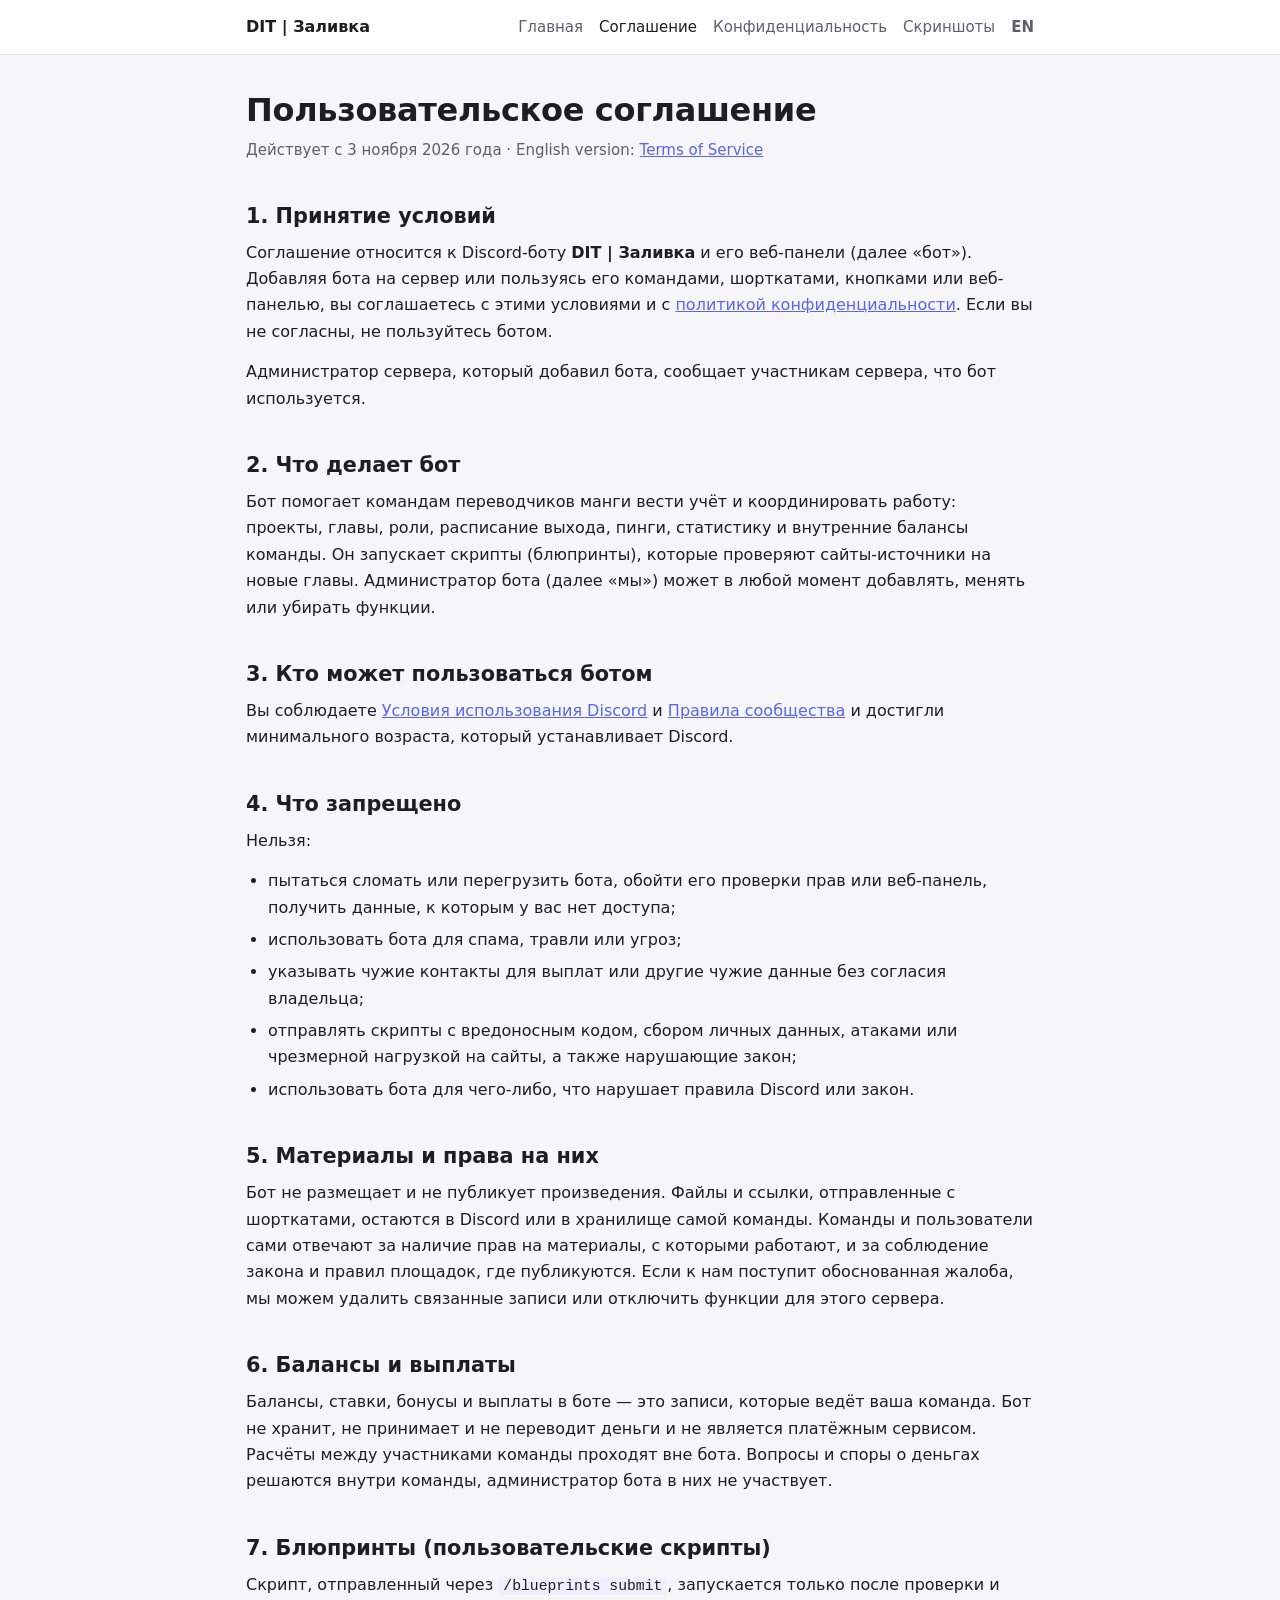
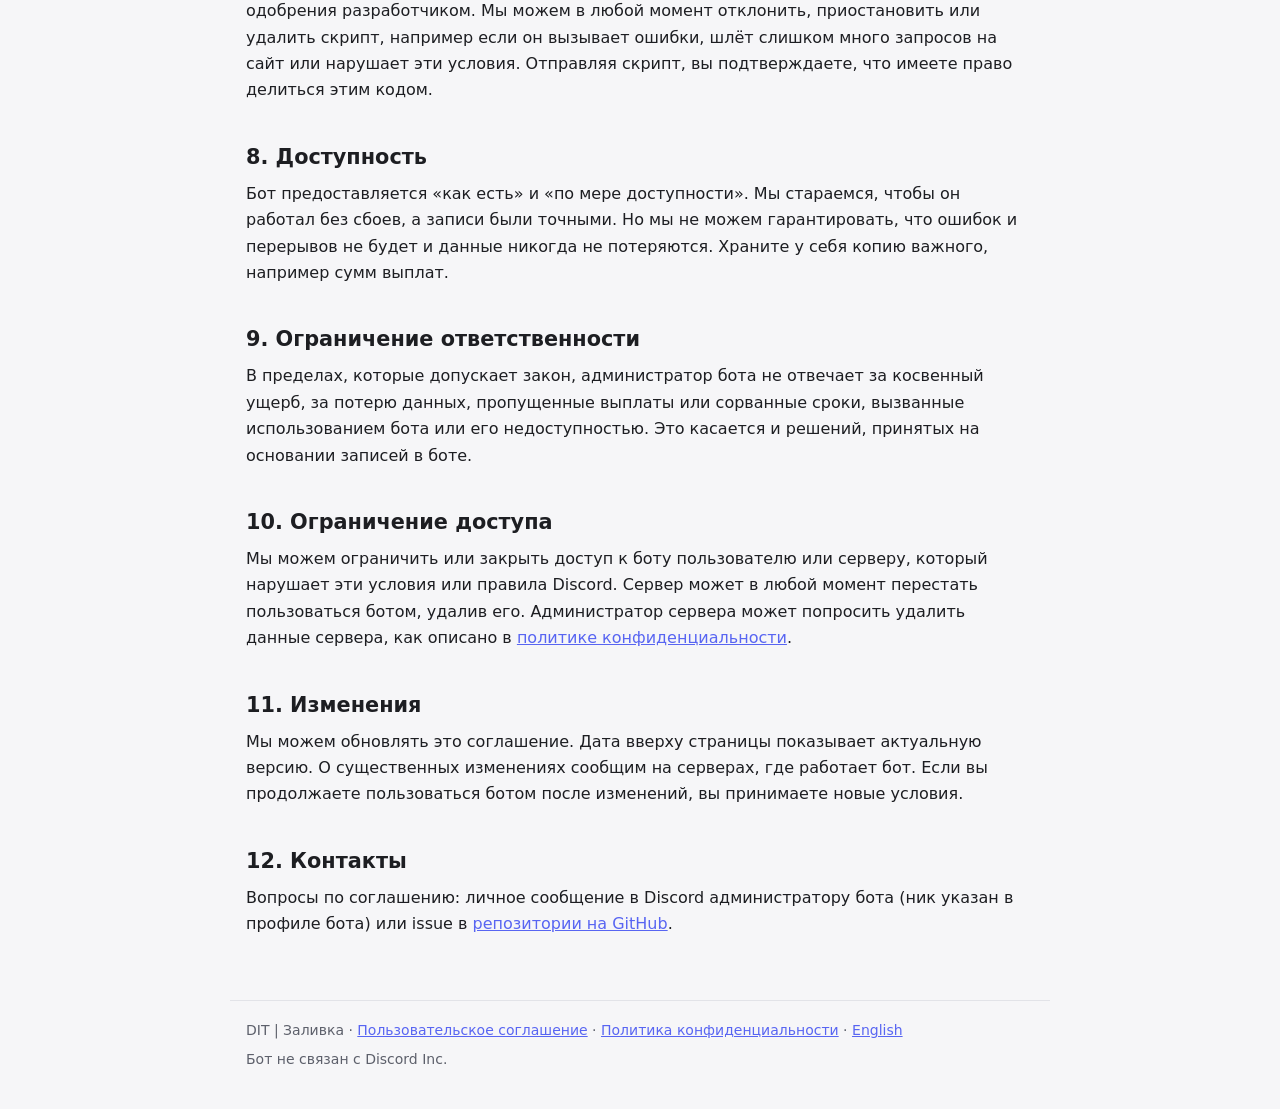
<file: ru/terms.html>
<!doctype html>
<html lang="ru">
<head>
<meta charset="utf-8">
<meta name="viewport" content="width=device-width, initial-scale=1">
<title>Пользовательское соглашение · DIT | Заливка</title>
<meta name="description" content="Пользовательское соглашение Discord-бота DIT | Заливка.">
<link rel="stylesheet" href="../assets/style.css">
</head>
<body>
<header class="top"><div class="top-inner">
  <a class="brand" href="./">DIT | Заливка</a>
  <nav>
    <a href="./">Главная</a>
    <a href="terms.html" aria-current="page">Соглашение</a>
    <a href="privacy.html">Конфиденциальность</a>
    <a href="../screenshots.html">Скриншоты</a>
    <a class="lang" href="../terms.html" hreflang="en">EN</a>
  </nav>
</div></header>

<main>
<h1>Пользовательское соглашение</h1>
<p class="meta">Действует с 3 ноября 2026 года · English version: <a href="../terms.html" hreflang="en">Terms of Service</a></p>

<h2>1. Принятие условий</h2>
<p>Соглашение относится к Discord-боту <b>DIT | Заливка</b> и его веб-панели (далее «бот»). Добавляя бота на сервер или пользуясь его командами, шорткатами, кнопками или веб-панелью, вы соглашаетесь с этими условиями и с <a href="privacy.html">политикой конфиденциальности</a>. Если вы не согласны, не пользуйтесь ботом.</p>
<p>Администратор сервера, который добавил бота, сообщает участникам сервера, что бот используется.</p>

<h2>2. Что делает бот</h2>
<p>Бот помогает командам переводчиков манги вести учёт и координировать работу: проекты, главы, роли, расписание выхода, пинги, статистику и внутренние балансы команды. Он запускает скрипты (блюпринты), которые проверяют сайты-источники на новые главы. Администратор бота (далее «мы») может в любой момент добавлять, менять или убирать функции.</p>

<h2>3. Кто может пользоваться ботом</h2>
<p>Вы соблюдаете <a href="https://discord.com/terms">Условия использования Discord</a> и <a href="https://discord.com/guidelines">Правила сообщества</a> и достигли минимального возраста, который устанавливает Discord.</p>

<h2>4. Что запрещено</h2>
<p>Нельзя:</p>
<ul>
  <li>пытаться сломать или перегрузить бота, обойти его проверки прав или веб-панель, получить данные, к которым у вас нет доступа;</li>
  <li>использовать бота для спама, травли или угроз;</li>
  <li>указывать чужие контакты для выплат или другие чужие данные без согласия владельца;</li>
  <li>отправлять скрипты с вредоносным кодом, сбором личных данных, атаками или чрезмерной нагрузкой на сайты, а также нарушающие закон;</li>
  <li>использовать бота для чего-либо, что нарушает правила Discord или закон.</li>
</ul>

<h2>5. Материалы и права на них</h2>
<p>Бот не размещает и не публикует произведения. Файлы и ссылки, отправленные с шорткатами, остаются в Discord или в хранилище самой команды. Команды и пользователи сами отвечают за наличие прав на материалы, с которыми работают, и за соблюдение закона и правил площадок, где публикуются. Если к нам поступит обоснованная жалоба, мы можем удалить связанные записи или отключить функции для этого сервера.</p>

<h2>6. Балансы и выплаты</h2>
<p>Балансы, ставки, бонусы и выплаты в боте — это записи, которые ведёт ваша команда. Бот не хранит, не принимает и не переводит деньги и не является платёжным сервисом. Расчёты между участниками команды проходят вне бота. Вопросы и споры о деньгах решаются внутри команды, администратор бота в них не участвует.</p>

<h2>7. Блюпринты (пользовательские скрипты)</h2>
<p>Скрипт, отправленный через <code>/blueprints submit</code>, запускается только после проверки и одобрения разработчиком. Мы можем в любой момент отклонить, приостановить или удалить скрипт, например если он вызывает ошибки, шлёт слишком много запросов на сайт или нарушает эти условия. Отправляя скрипт, вы подтверждаете, что имеете право делиться этим кодом.</p>

<h2>8. Доступность</h2>
<p>Бот предоставляется «как есть» и «по мере доступности». Мы стараемся, чтобы он работал без сбоев, а записи были точными. Но мы не можем гарантировать, что ошибок и перерывов не будет и данные никогда не потеряются. Храните у себя копию важного, например сумм выплат.</p>

<h2>9. Ограничение ответственности</h2>
<p>В пределах, которые допускает закон, администратор бота не отвечает за косвенный ущерб, за потерю данных, пропущенные выплаты или сорванные сроки, вызванные использованием бота или его недоступностью. Это касается и решений, принятых на основании записей в боте.</p>

<h2>10. Ограничение доступа</h2>
<p>Мы можем ограничить или закрыть доступ к боту пользователю или серверу, который нарушает эти условия или правила Discord. Сервер может в любой момент перестать пользоваться ботом, удалив его. Администратор сервера может попросить удалить данные сервера, как описано в <a href="privacy.html#retention">политике конфиденциальности</a>.</p>

<h2>11. Изменения</h2>
<p>Мы можем обновлять это соглашение. Дата вверху страницы показывает актуальную версию. О существенных изменениях сообщим на серверах, где работает бот. Если вы продолжаете пользоваться ботом после изменений, вы принимаете новые условия.</p>

<h2>12. Контакты</h2>
<p>Вопросы по соглашению: личное сообщение в Discord администратору бота (ник указан в профиле бота) или issue в <a href="https://github.com/hxrmxny/dit-user-agreement/issues">репозитории на GitHub</a>.</p>
</main>

<footer>
  <p>DIT | Заливка · <a href="terms.html">Пользовательское соглашение</a> · <a href="privacy.html">Политика конфиденциальности</a> · <a href="../terms.html" hreflang="en">English</a></p>
  <p>Бот не связан с Discord Inc.</p>
</footer>
</body>
</html>
</file>
<file: assets/style.css>
:root {
  --bg: #f6f6f8;
  --surface: #ffffff;
  --text: #1d1e22;
  --muted: #5d606b;
  --line: #e2e3e8;
  --accent: #5865f2;
  --accent-soft: #eef0ff;
  --shot-bg: #1e1f22;
  color-scheme: light;
}
@media (prefers-color-scheme: dark) {
  :root:not([data-theme="light"]) {
    --bg: #17181b;
    --surface: #1f2024;
    --text: #e8e9ec;
    --muted: #a3a6b0;
    --line: #2e3036;
    --accent: #8b94ff;
    --accent-soft: #262a4a;
    --shot-bg: #111214;
    color-scheme: dark;
  }
}
:root[data-theme="dark"] {
  --bg: #17181b;
  --surface: #1f2024;
  --text: #e8e9ec;
  --muted: #a3a6b0;
  --line: #2e3036;
  --accent: #8b94ff;
  --accent-soft: #262a4a;
  --shot-bg: #111214;
  color-scheme: dark;
}

* { box-sizing: border-box; }
html { -webkit-text-size-adjust: 100%; }
body {
  margin: 0;
  background: var(--bg);
  color: var(--text);
  font: 16px/1.65 system-ui, -apple-system, "Segoe UI", Roboto, "Helvetica Neue", Arial, sans-serif;
}
a { color: var(--accent); }
a:hover { text-decoration-thickness: 2px; }

.top {
  border-bottom: 1px solid var(--line);
  background: var(--surface);
}
.top-inner, main, footer {
  max-width: 820px;
  margin: 0 auto;
  padding-left: 16px;
  padding-right: 16px;
}
.top-inner {
  display: flex;
  flex-wrap: wrap;
  align-items: center;
  gap: 8px 20px;
  padding-top: 14px;
  padding-bottom: 14px;
}
.brand { font-weight: 700; color: var(--text); text-decoration: none; margin-right: auto; }
.top nav { display: flex; flex-wrap: wrap; gap: 4px 16px; font-size: 15px; }
.top nav a { color: var(--muted); text-decoration: none; }
.top nav a:hover, .top nav a[aria-current="page"] { color: var(--text); }
.lang { font-weight: 600; }

main { padding-top: 36px; padding-bottom: 48px; }
h1 { font-size: 2rem; line-height: 1.2; margin: 0 0 8px; letter-spacing: -0.01em; }
h2 { font-size: 1.3rem; line-height: 1.3; margin: 40px 0 10px; }
h3 { font-size: 1.05rem; margin: 24px 0 6px; }
p, ul, ol { margin: 0 0 14px; }
ul, ol { padding-left: 22px; }
li { margin-bottom: 6px; }
.meta { color: var(--muted); font-size: 15px; margin-bottom: 28px; }
.lead { font-size: 1.12rem; color: var(--text); max-width: 62ch; }
code {
  font: 0.92em/1.4 ui-monospace, SFMono-Regular, Menlo, Consolas, monospace;
  background: var(--accent-soft);
  padding: 1px 5px;
  border-radius: 4px;
  overflow-wrap: anywhere;
}

.box {
  background: var(--surface);
  border: 1px solid var(--line);
  border-radius: 10px;
  padding: 18px 20px;
  margin: 20px 0;
}
.box > :last-child { margin-bottom: 0; }
.box h2:first-child, .box h3:first-child { margin-top: 0; }

.cards { display: grid; grid-template-columns: repeat(auto-fit, minmax(230px, 1fr)); gap: 12px; margin: 16px 0 8px; }
.card { background: var(--surface); border: 1px solid var(--line); border-radius: 10px; padding: 14px 16px; }
.card h3 { margin: 0 0 4px; font-size: 1rem; }
.card p { margin: 0; color: var(--muted); font-size: 15px; }

.buttons { display: flex; flex-wrap: wrap; gap: 10px; margin: 22px 0 6px; }
.btn {
  display: inline-block;
  padding: 9px 16px;
  border-radius: 8px;
  border: 1px solid var(--line);
  background: var(--surface);
  color: var(--text);
  text-decoration: none;
  font-weight: 600;
  font-size: 15px;
}
.btn.primary { background: var(--accent); border-color: var(--accent); color: #fff; }

.shots { display: grid; grid-template-columns: repeat(auto-fit, minmax(300px, 1fr)); gap: 16px; margin-top: 14px; }
.shots.single { grid-template-columns: 1fr; }
figure { margin: 0; background: var(--surface); border: 1px solid var(--line); border-radius: 10px; overflow: hidden; }
figure a { display: block; background: var(--shot-bg); }
figure img { display: block; width: 100%; height: auto; }
figcaption { padding: 10px 14px; font-size: 14px; color: var(--muted); }

.toc { columns: 2 220px; font-size: 15px; }
.toc li { break-inside: avoid; }

footer { border-top: 1px solid var(--line); padding-top: 18px; padding-bottom: 32px; color: var(--muted); font-size: 14px; }
footer p { margin: 0 0 6px; }

@media (max-width: 520px) {
  h1 { font-size: 1.6rem; }
  main { padding-top: 24px; }
}
</file>
